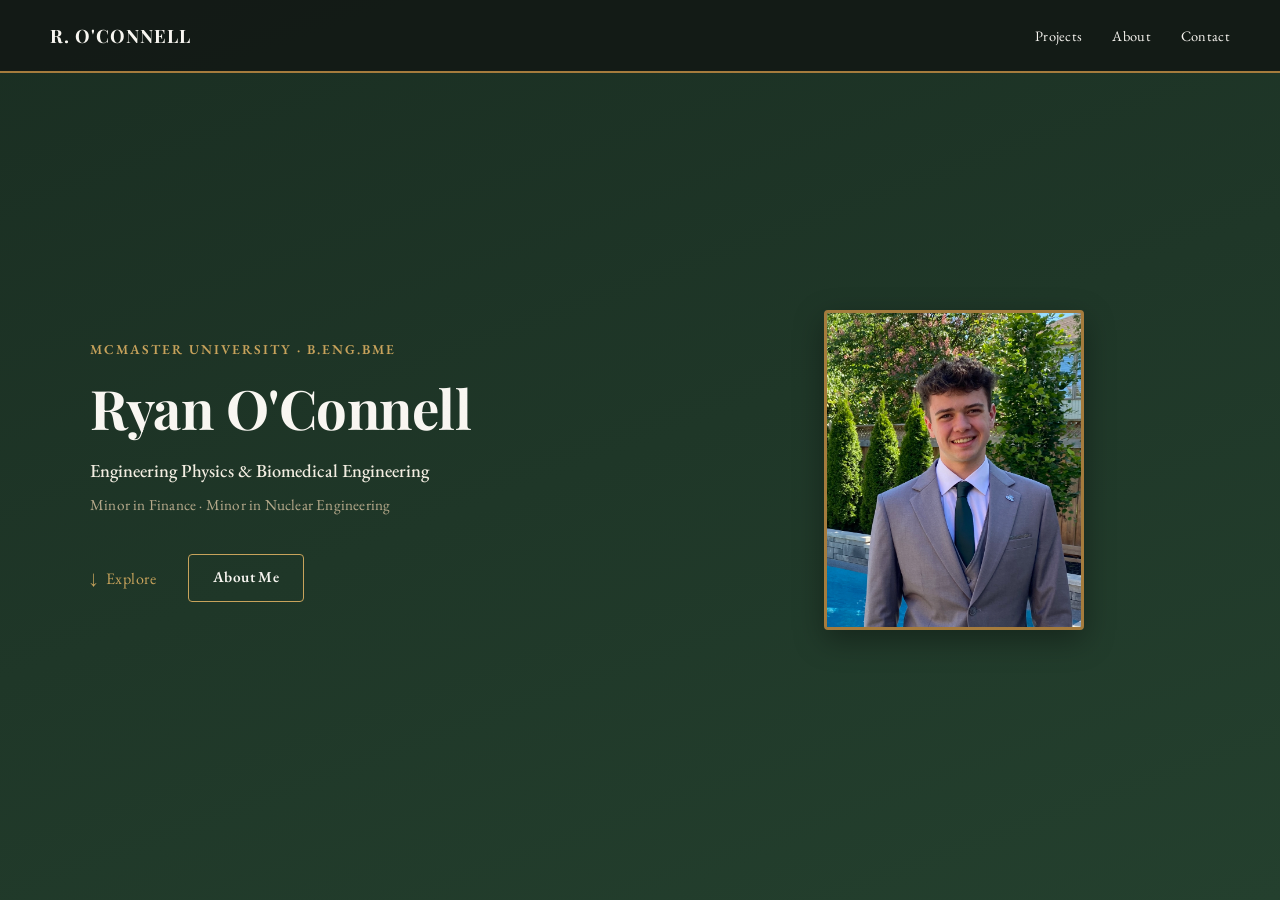
<file: index.html>
<!DOCTYPE html>
<html lang="en">
<head>
  
<!-- Google tag (gtag.js) -->
<script async src="https://www.googletagmanager.com/gtag/js?id=G-TT5BDQSCBV"></script>
<script>
  window.dataLayer = window.dataLayer || [];
  function gtag(){dataLayer.push(arguments);}
  gtag('js', new Date());

  gtag('config', 'G-TT5BDQSCBV');
</script>

<meta charset="UTF-8">
<meta name="viewport" content="width=device-width, initial-scale=1.0">
<title>Ryan O'Connell | Portfolio</title>
<link rel="stylesheet" href="style.css">
<link href="https://fonts.googleapis.com/css2?family=Playfair+Display:wght@600;700&family=EB+Garamond:wght@400;500;600&display=swap" rel="stylesheet">
</head>
<body class="landing">

<div class="scroll-container">

<nav class="navbar">
  <a href="index.html" class="logo">R. O'CONNELL</a>
  <ul class="nav-links">
    <!-- <li><a href="index.html#timeline">Timeline</a></li> -->
    <li><a href="index.html#projects">Projects</a></li>
    <!-- <li><a href="index.html#skills">Skills</a></li> 
    <li><a href="index.html#coursework">Coursework</a></li> -->
    <li><a href="about.html">About</a></li>
    <li><a href="index.html#contact">Contact</a></li>
  </ul>
</nav>

<section id="hero" class="snap-section hero">
  <div class="hero-grid">
    <div class="hero-text">
      <p class="eyebrow">McMaster University &middot B.ENG.BME</p>
      <h1>Ryan O'Connell</h1>
      <p class="program-line">Engineering Physics &amp; Biomedical Engineering</p>
      <p class="minors-line">Minor in Finance &middot; Minor in Nuclear Engineering</p>
      <div class="hero-buttons">
        <a href="#timeline" class="scroll-cue"><span class="arrow">&#8595;</span> Explore</a>
        <a href="about.html" class="about-btn">About Me</a>
      </div>
    </div>
    <div class="hero-photo">
      <div class="photo-frame">
        <img src="assets/profile.jpg" alt="Ryan O'Connell" onerror="this.style.display='none'; this.parentElement.classList.add('empty')">
      </div>
    </div>
  </div>
</section>

<section id="timeline" class="snap-section timeline-section">
  <h2 class="section-heading">Timeline</h2>
  <p class="timeline-hint">Click a dot to see more detail.</p>
  <div class="timeline-horizontal">
    <div class="timeline-track">
      <div class="timeline-line"></div>
      <div class="timeline-item top" style="--delay: 0.0s">
        <button class="timeline-dot" aria-label="Referee"></button>
        <div class="timeline-body">
          <span class="timeline-date">2019</span>
          <h3>Referee</h3>
          <span class="timeline-org">Canada Soccer</span>
        </div>
        <div class="timeline-detail-box">
          <h4>Referee</h4>
          <span class="detail-org">Canada Soccer</span>
          <p>Officiated youth and competitive soccer matches, certified through Canada Soccer's referee program.</p>
        </div>
      </div>
      <div class="timeline-item bottom" style="--delay: 0.12s">
        <button class="timeline-dot" aria-label="Position Title"></button>
        <div class="timeline-body">
          <span class="timeline-date">Sept 2024</span>
          <h3>Integrated Biomedical Engineering and Health Sciences I</h3>
          <span class="timeline-org">McMaster University</span>
        </div>
      <div class="timeline-detail-box">
        <h4>Integrated Biomedical Engineering and Health Sciences I</h4>
        <span class="detail-org">McMaster University</span>
        <p>Started at McMaster University to pursue an engineering degree.</p>
      </div>
      </div>
      <div class="timeline-item top" style="--delay: 0.24s">
        <button class="timeline-dot" aria-label="Research Assistant"></button>
        <div class="timeline-body">
          <span class="timeline-date">Apr 2025 &ndash; Apr 2026</span>
          <h3>Research Assistant</h3>
          <span class="timeline-org">Immunology Lab, Dr. Derek Chu, McMaster University</span>
        </div>
        <div class="timeline-detail-box">
          <h4>Research Assistant</h4>
          <span class="detail-org">Immunology Lab, Dr. Derek Chu, McMaster University</span>
          <p>Extracted and analyzed variables from 1500+ patient records to support statistical analysis of oral food challenge outcomes; received the Evidence in Allergy scholarship.</p>
        </div>
      </div>
      <div class="timeline-item bottom" style="--delay: 0.36s">
        <button class="timeline-dot" aria-label="Research Student"></button>
        <div class="timeline-body">
          <span class="timeline-date">Oct 2025 &ndash; Jan 2026</span>
          <h3>Research Student</h3>
          <span class="timeline-org">Quantum Photonics &amp; Electro-optics, Bradley Research Group</span>
        </div>
        <div class="timeline-detail-box">
          <h4>Research Student</h4>
          <span class="detail-org">Quantum Photonics &amp; Electro-optics, Bradley Research Group</span>
          <p>Investigated nonlinear optical mechanisms in integrated photonic waveguide platforms and reviewed fabrication-ready chip layouts.</p>
        </div>
      </div>
      <div class="timeline-item top" style="--delay: 0.48s">
        <button class="timeline-dot" aria-label="Fuel Channel &amp; Reactor Component Design Engineer &ndash; Intern"></button>
        <div class="timeline-body">
          <span class="timeline-date">May 2026 &ndash; Aug 2026</span>
          <h3>Fuel Channel &amp; Reactor Component Design Engineer &ndash; Intern</h3>
          <span class="timeline-org">CANDU Energy Inc. &ndash; AtkinsR&eacute;alis</span>
        </div>
        <div class="timeline-detail-box">
          <h4>Fuel Channel &amp; Reactor Component Design Engineer &ndash; Intern</h4>
          <span class="detail-org">CANDU Energy Inc. &ndash; AtkinsR&eacute;alis</span>
          <p>Modelled reactor tools and assemblies in SolidWorks for a $3B nuclear refurbishment project in Romania; prepared component specification sheets and technical documentation.</p>
        </div>
      </div>
    </div>
  </div>
</section>

<section id="projects" class="snap-section projects-section">
  <h2 class="section-heading">Projects</h2>
  <div class="project-grid" id="project-grid"></div>
</section>

<section id="skills" class="snap-section skills-section">
  <h2 class="section-heading">Skills</h2>
  <div class="skills-grid">
    <div class="skills-col">
      <h3 class="subsection-heading">Programming &amp; Data</h3>
      <ul class="skills-list">
        <li>Python &middot; MATLAB &middot; Maple</li>
        <!-- <li>C / C++ / Java / Lua (familiar)</li> -->
        <li>Raspberry Pi &middot; Excel &middot; Microsoft Office</li>
      </ul>
    </div>
    <div class="skills-col">
      <h3 class="subsection-heading">Computational Modeling</h3>
      <ul class="skills-list">
        <li>COMSOL Multiphysics &middot; FlexPDE</li>
        <li>SolidWorks &middot; Autodesk Inventor</li>
        <li>NI Multisim &middot; Numerical ODE/PDE methods</li>
      </ul>
    </div>
    <div class="skills-col">
      <h3 class="subsection-heading">Lab &amp; Research</h3>
      <ul class="skills-list">
        <li>PCR/qPCR &middot; Gel Electrophoresis</li>
        <li>Dataset validation &middot; Statistical summarization</li>
        <li>Signal analysis &middot; Feedback control</li>
      </ul>
    </div>
  </div>
</section>

<section id="coursework" class="snap-section coursework-section">
  <h2 class="section-heading">Coursework</h2>

  <div class="coursework-group">
    <h3 class="subsection-heading">Core Technical</h3>
    <ul class="coursework-list">
      <li>Computational Mechanics (Statics & Dynamics)</li>
      <li>Quantum Mechanics</li>
      <li>Multiphysics</li>
      <li>Electromagnetism</li>
      <li>Analog/Digital Circuits</li>
      <li>Numerical Methods for Engineering</li>
    </ul>
  </div>

  <div class="coursework-group">
    <h3 class="subsection-heading">Applied &amp; Complementary</h3>
    <ul class="coursework-list">
      <li>Genetic Engineering</li>
      <li>Statistical Methods in Biomedical Engineering</li>
      <li>Artificial Intelligence</li>
      <li>Microeconomics</li>
      <li>Macroeconomics</li>
    </ul>
  </div>
</section>

<section id="contact" class="snap-section contact-section">
  <h2 class="section-heading">Contact</h2>
  <ul class="contact-list">
    <li>Email: <a href="mailto:oconner@mcmaster.ca">oconner@mcmaster.ca</a></li>
    <li>LinkedIn: <a href="https://www.linkedin.com/in/ryangoconnell" target="_blank">linkedin.com/in/ryangoconnell</a></li>
  </ul>
  <footer><p>&copy; 2026 Ryan O'Connell.</p></footer>
</section>

</div>

<script src="data/projects.js"></script>
<script src="script.js"></script>
</body>
</html>
</file>
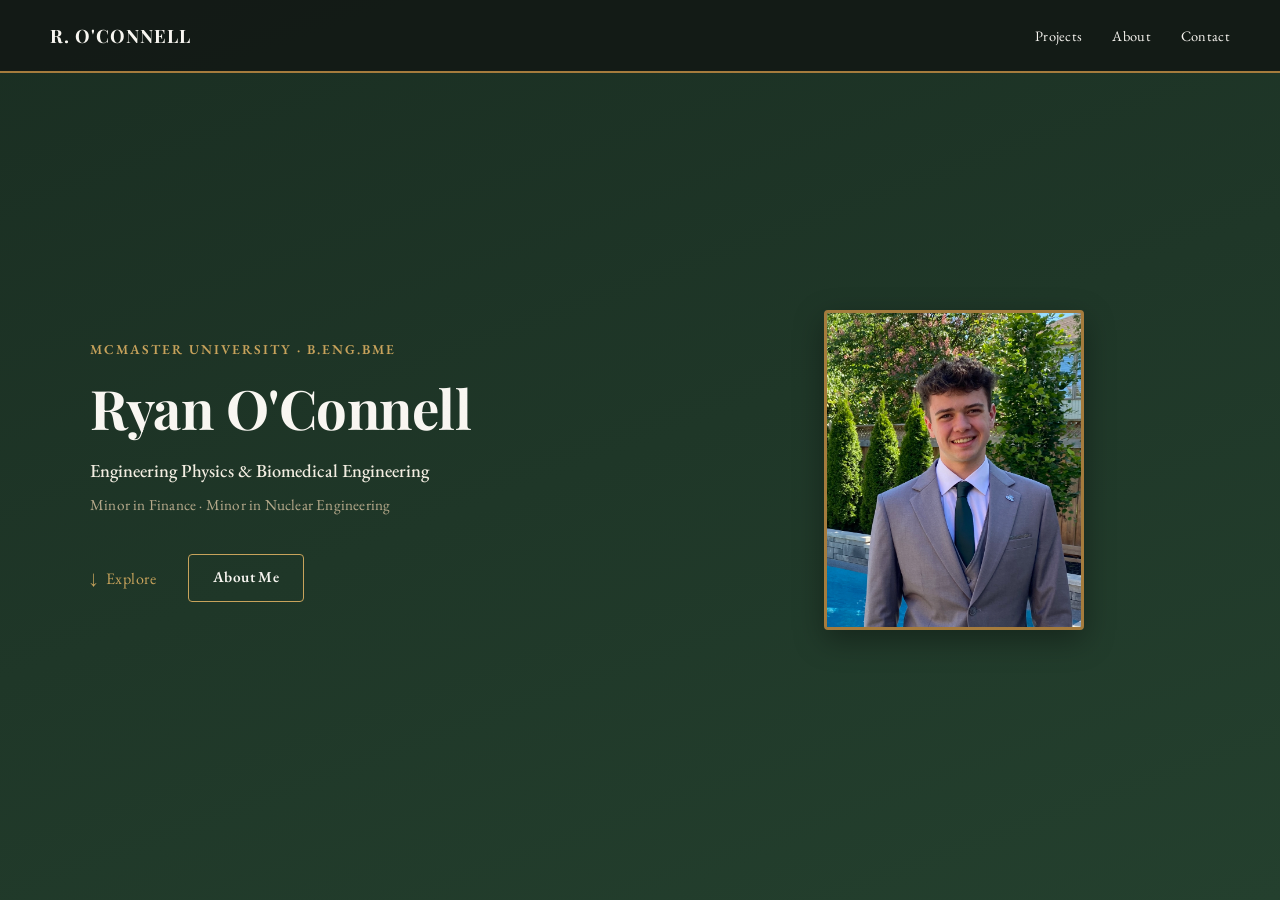
<file: portfolio_v6_v4/index.html>
<!DOCTYPE html>
<html lang="en">
<head>
<meta charset="UTF-8">
<meta name="viewport" content="width=device-width, initial-scale=1.0">
<title>Ryan O'Connell | Portfolio</title>
<link rel="stylesheet" href="style.css">
<link href="https://fonts.googleapis.com/css2?family=Playfair+Display:wght@600;700&family=EB+Garamond:wght@400;500;600&display=swap" rel="stylesheet">
</head>
<body class="landing">

<div class="scroll-container">

<nav class="navbar">
  <a href="index.html" class="logo">R. O'CONNELL</a>
  <ul class="nav-links">
    <!-- <li><a href="index.html#timeline">Timeline</a></li> -->
    <li><a href="index.html#projects">Projects</a></li>
    <!-- <li><a href="index.html#skills">Skills</a></li> 
    <li><a href="index.html#coursework">Coursework</a></li> -->
    <li><a href="about.html">About</a></li>
    <li><a href="index.html#contact">Contact</a></li>
  </ul>
</nav>

<section id="hero" class="snap-section hero">
  <div class="hero-grid">
    <div class="hero-text">
      <p class="eyebrow">McMaster University &middot B.ENG.BME</p>
      <h1>Ryan O'Connell</h1>
      <p class="program-line">Engineering Physics &amp; Biomedical Engineering</p>
      <p class="minors-line">Minor in Finance &middot; Minor in Nuclear Engineering</p>
      <div class="hero-buttons">
        <a href="#timeline" class="scroll-cue"><span class="arrow">&#8595;</span> Explore</a>
        <a href="about.html" class="about-btn">About Me</a>
      </div>
    </div>
    <div class="hero-photo">
      <div class="photo-frame">
        <img src="assets/profile.jpg" alt="Ryan O'Connell" onerror="this.style.display='none'; this.parentElement.classList.add('empty')">
      </div>
    </div>
  </div>
</section>

<section id="timeline" class="snap-section timeline-section">
  <h2 class="section-heading">Timeline</h2>
  <p class="timeline-hint">Click a dot to see more detail.</p>
  <div class="timeline-horizontal">
    <div class="timeline-track">
      <div class="timeline-line"></div>
      <div class="timeline-item top" style="--delay: 0.0s">
        <button class="timeline-dot" aria-label="Referee"></button>
        <div class="timeline-body">
          <span class="timeline-date">2019</span>
          <h3>Referee</h3>
          <span class="timeline-org">Canada Soccer</span>
        </div>
        <div class="timeline-detail-box">
          <h4>Referee</h4>
          <span class="detail-org">Canada Soccer</span>
          <p>Officiated youth and competitive soccer matches, certified through Canada Soccer's referee program.</p>
        </div>
      </div>
      <div class="timeline-item bottom" style="--delay: 0.12s">
        <button class="timeline-dot" aria-label="Position Title"></button>
        <div class="timeline-body">
          <span class="timeline-date">Sept 2024</span>
          <h3>Integrated Biomedical Engineering and Health Sciences I</h3>
          <span class="timeline-org">McMaster University</span>
        </div>
      <div class="timeline-detail-box">
        <h4>Integrated Biomedical Engineering and Health Sciences I</h4>
        <span class="detail-org">McMaster University</span>
        <p>Started at McMaster University to pursue an engineering degree.</p>
      </div>
      </div>
      <div class="timeline-item top" style="--delay: 0.24s">
        <button class="timeline-dot" aria-label="Research Assistant"></button>
        <div class="timeline-body">
          <span class="timeline-date">Apr 2025 &ndash; Apr 2026</span>
          <h3>Research Assistant</h3>
          <span class="timeline-org">Immunology Lab, Dr. Derek Chu, McMaster University</span>
        </div>
        <div class="timeline-detail-box">
          <h4>Research Assistant</h4>
          <span class="detail-org">Immunology Lab, Dr. Derek Chu, McMaster University</span>
          <p>Extracted and analyzed variables from 1500+ patient records to support statistical analysis of oral food challenge outcomes; received the Evidence in Allergy scholarship.</p>
        </div>
      </div>
      <div class="timeline-item bottom" style="--delay: 0.36s">
        <button class="timeline-dot" aria-label="Research Student"></button>
        <div class="timeline-body">
          <span class="timeline-date">Oct 2025 &ndash; Jan 2026</span>
          <h3>Research Student</h3>
          <span class="timeline-org">Quantum Photonics &amp; Electro-optics, Bradley Research Group</span>
        </div>
        <div class="timeline-detail-box">
          <h4>Research Student</h4>
          <span class="detail-org">Quantum Photonics &amp; Electro-optics, Bradley Research Group</span>
          <p>Investigated nonlinear optical mechanisms in integrated photonic waveguide platforms and reviewed fabrication-ready chip layouts.</p>
        </div>
      </div>
      <div class="timeline-item top" style="--delay: 0.48s">
        <button class="timeline-dot" aria-label="Fuel Channel &amp; Reactor Component Design Engineer &ndash; Intern"></button>
        <div class="timeline-body">
          <span class="timeline-date">May 2026 &ndash; Aug 2026</span>
          <h3>Fuel Channel &amp; Reactor Component Design Engineer &ndash; Intern</h3>
          <span class="timeline-org">CANDU Energy Inc. &ndash; AtkinsR&eacute;alis</span>
        </div>
        <div class="timeline-detail-box">
          <h4>Fuel Channel &amp; Reactor Component Design Engineer &ndash; Intern</h4>
          <span class="detail-org">CANDU Energy Inc. &ndash; AtkinsR&eacute;alis</span>
          <p>Modelled reactor tools and assemblies in SolidWorks for a $3B nuclear refurbishment project in Romania; prepared component specification sheets and technical documentation.</p>
        </div>
      </div>
    </div>
  </div>
</section>

<section id="projects" class="snap-section projects-section">
  <h2 class="section-heading">Projects</h2>
  <div class="project-grid" id="project-grid"></div>
</section>

<section id="skills" class="snap-section skills-section">
  <h2 class="section-heading">Skills</h2>
  <div class="skills-grid">
    <div class="skills-col">
      <h3 class="subsection-heading">Programming &amp; Data</h3>
      <ul class="skills-list">
        <li>Python &middot; MATLAB &middot; Maple</li>
        <!-- <li>C / C++ / Java / Lua (familiar)</li> -->
        <li>Raspberry Pi &middot; Excel &middot; Microsoft Office</li>
      </ul>
    </div>
    <div class="skills-col">
      <h3 class="subsection-heading">Computational Modeling</h3>
      <ul class="skills-list">
        <li>COMSOL Multiphysics &middot; FlexPDE</li>
        <li>SolidWorks &middot; Autodesk Inventor</li>
        <li>NI Multisim &middot; Numerical ODE/PDE methods</li>
      </ul>
    </div>
    <div class="skills-col">
      <h3 class="subsection-heading">Lab &amp; Research</h3>
      <ul class="skills-list">
        <li>PCR/qPCR &middot; Gel Electrophoresis</li>
        <li>Dataset validation &middot; Statistical summarization</li>
        <li>Signal analysis &middot; Feedback control</li>
      </ul>
    </div>
  </div>
</section>

<section id="coursework" class="snap-section coursework-section">
  <h2 class="section-heading">Coursework</h2>

  <div class="coursework-group">
    <h3 class="subsection-heading">Core Technical</h3>
    <ul class="coursework-list">
      <li>Computational Mechanics (Statics & Dynamics)</li>
      <li>Quantum Mechanics</li>
      <li>Multiphysics</li>
      <li>Electromagnetism</li>
      <li>Analog/Digital Circuits</li>
      <li>Numerical Methods for Engineering</li>
    </ul>
  </div>

  <div class="coursework-group">
    <h3 class="subsection-heading">Applied &amp; Complementary</h3>
    <ul class="coursework-list">
      <li>Genetic Engineering</li>
      <li>Statistical Methods in Biomedical Engineering</li>
      <li>Artificial Intelligence</li>
      <li>Microeconomics</li>
      <li>Macroeconomics</li>
    </ul>
  </div>
</section>

<section id="contact" class="snap-section contact-section">
  <h2 class="section-heading">Contact</h2>
  <ul class="contact-list">
    <li>Email: <a href="mailto:oconner@mcmaster.ca">oconner@mcmaster.ca</a></li>
    <li>LinkedIn: <a href="https://www.linkedin.com/in/ryangoconnell" target="_blank">linkedin.com/in/ryangoconnell</a></li>
  </ul>
  <footer><p>&copy; 2026 Ryan O'Connell.</p></footer>
</section>

</div>

<script src="data/projects.js"></script>
<script src="script.js"></script>
</body>
</html>
</file>
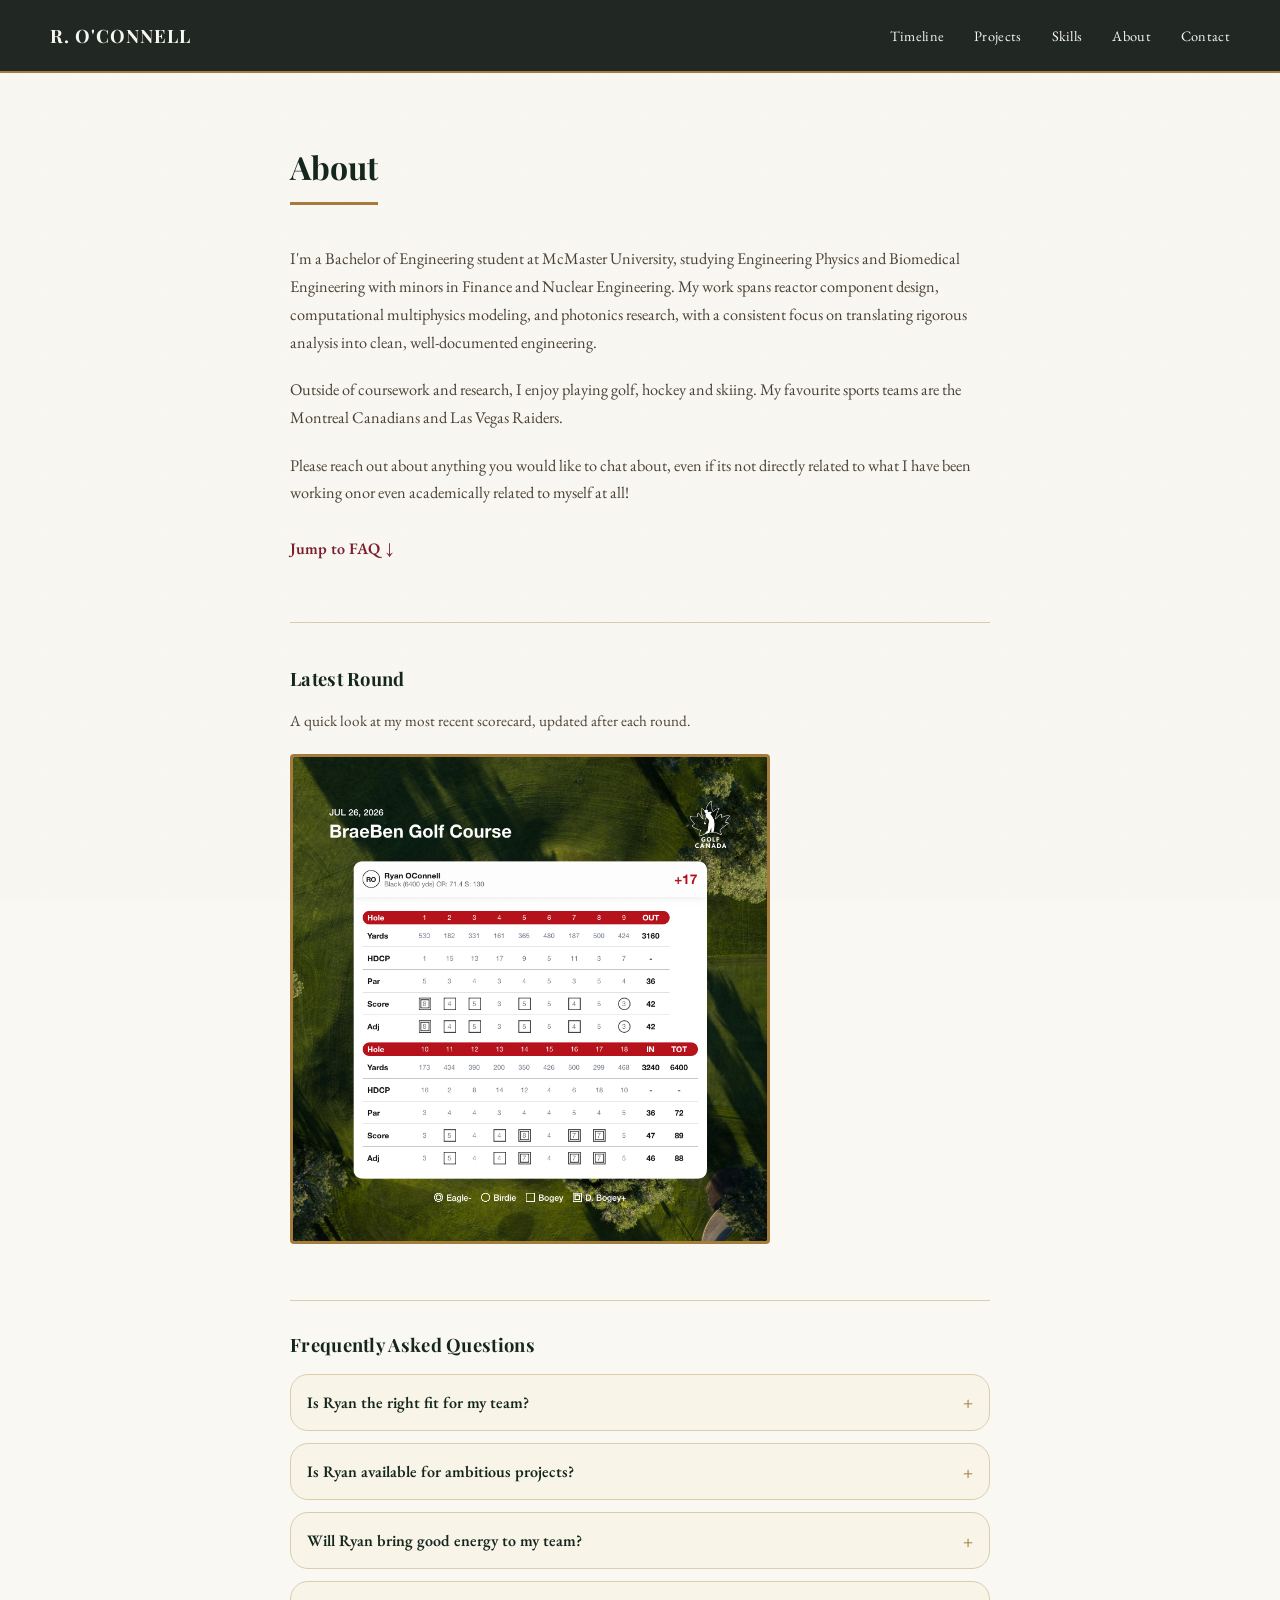
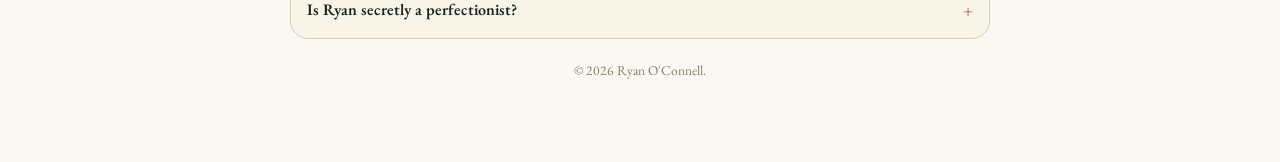
<file: portfolio_v6_v4/about.html>
<!DOCTYPE html>
<html lang="en">
<head>
<meta charset="UTF-8">
<meta name="viewport" content="width=device-width, initial-scale=1.0">
<title>About | Ryan O'Connell</title>
<link rel="stylesheet" href="style.css">
<link href="https://fonts.googleapis.com/css2?family=Playfair+Display:wght@600;700&family=EB+Garamond:wght@400;500;600&display=swap" rel="stylesheet">
</head>
<body>

<nav class="navbar">
  <a href="index.html" class="logo">R. O'CONNELL</a>
  <ul class="nav-links">
    <li><a href="index.html#timeline">Timeline</a></li>
    <li><a href="index.html#projects">Projects</a></li>
    <li><a href="index.html#skills">Skills</a></li>
    <li><a href="about.html">About</a></li>
    <li><a href="index.html#contact">Contact</a></li>
  </ul>
</nav>

<section class="about-page">
  <h2 class="section-heading">About</h2>
  <div class="about-inner">
    <p>I'm a Bachelor of Engineering student at McMaster University, studying Engineering Physics
    and Biomedical Engineering with minors in Finance and Nuclear Engineering. My work spans
    reactor component design, computational multiphysics modeling, and photonics research, with a
    consistent focus on translating rigorous analysis into clean, well-documented engineering.</p>
    <p>Outside of coursework and research, I enjoy playing golf, hockey and skiing. My favourite sports teams are the Montreal Canadians and Las Vegas Raiders.</p>
    <p> Please reach out about anything you would like to chat about, even if its not directly related to what I have been working onor even academically related to myself at all!</p>
    <a href="#faq-section" class="faq-link">Jump to FAQ <span aria-hidden="true">↓</span></a>
  </div>

  <div class="golf-section">
    <h3 class="subsection-heading">Latest Round</h3>
    <p class="golf-caption">A quick look at my most recent scorecard, updated after each round.</p>
    <div class="golf-frame">
      <img src="assets/golf-scorecard.png" alt="Latest golf scorecard" onerror="this.style.display='none'; this.parentElement.classList.add('empty')">
    </div>
  </div>

  <div id="faq-section" class="faq-section">
    <h3 class="subsection-heading">Frequently Asked Questions</h3>
    <div class="faq-list">
      <details class="faq-item">
        <summary>Is Ryan the right fit for my team?</summary>
        <p>Yes.</p>
      </details>
      <details class="faq-item">
        <summary>Is Ryan available for ambitious projects?</summary>
        <p>Absolutely. He is very enthusiastic about ideas that sound important, vaguely technical, and slightly overbuilt.</p>
      </details>
      <details class="faq-item">
        <summary>Will Ryan bring good energy to my team?</summary>
        <p>He will bring energy, curiosity, euphemisms, and jokes best appreciated by their author.</p>
      </details>
      <details class="faq-item">
        <summary>Is Ryan secretly a perfectionist?</summary>
        <p>Maybe if you exclude the bulk of his Teams messages that get sent with an accidental '/'.</p>
      </details>
    </div>
  </div>

  <footer><p>&copy; 2026 Ryan O'Connell.</p></footer>
</section>

</body>
</html>
</file>
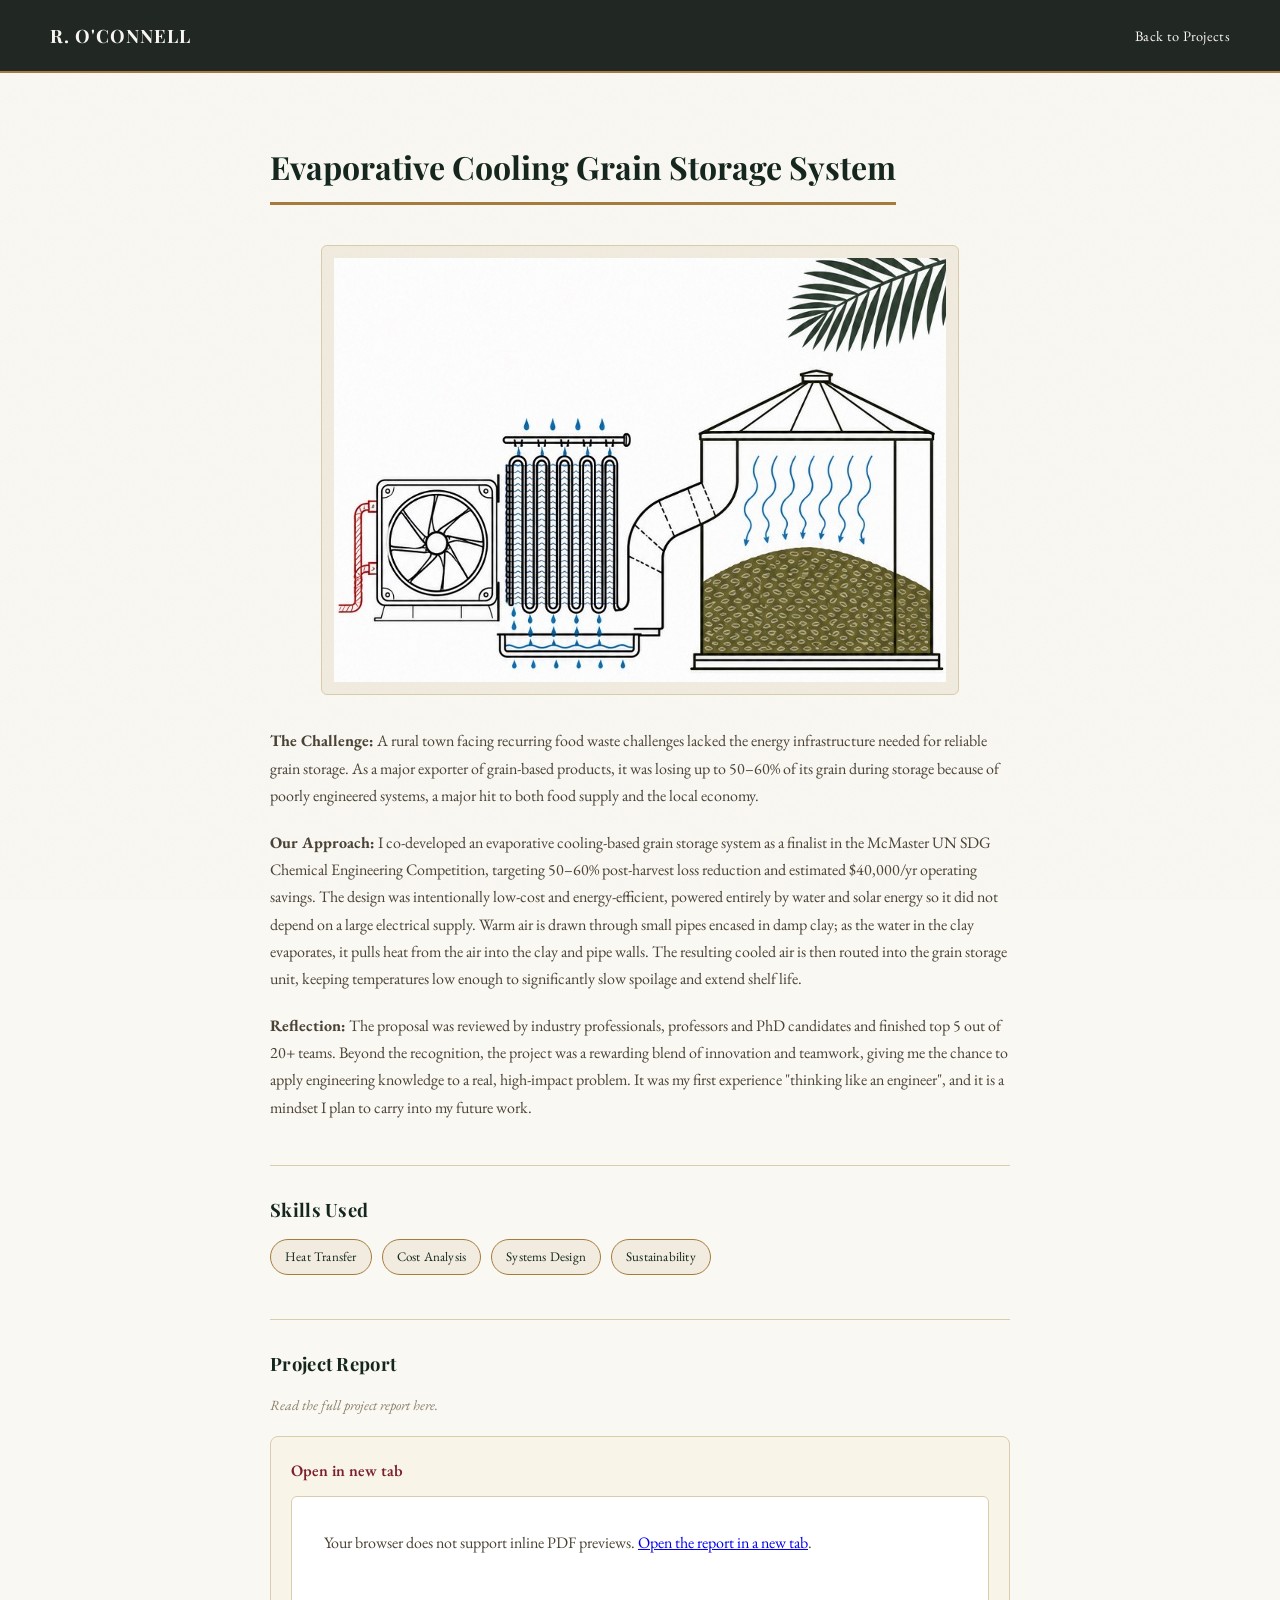
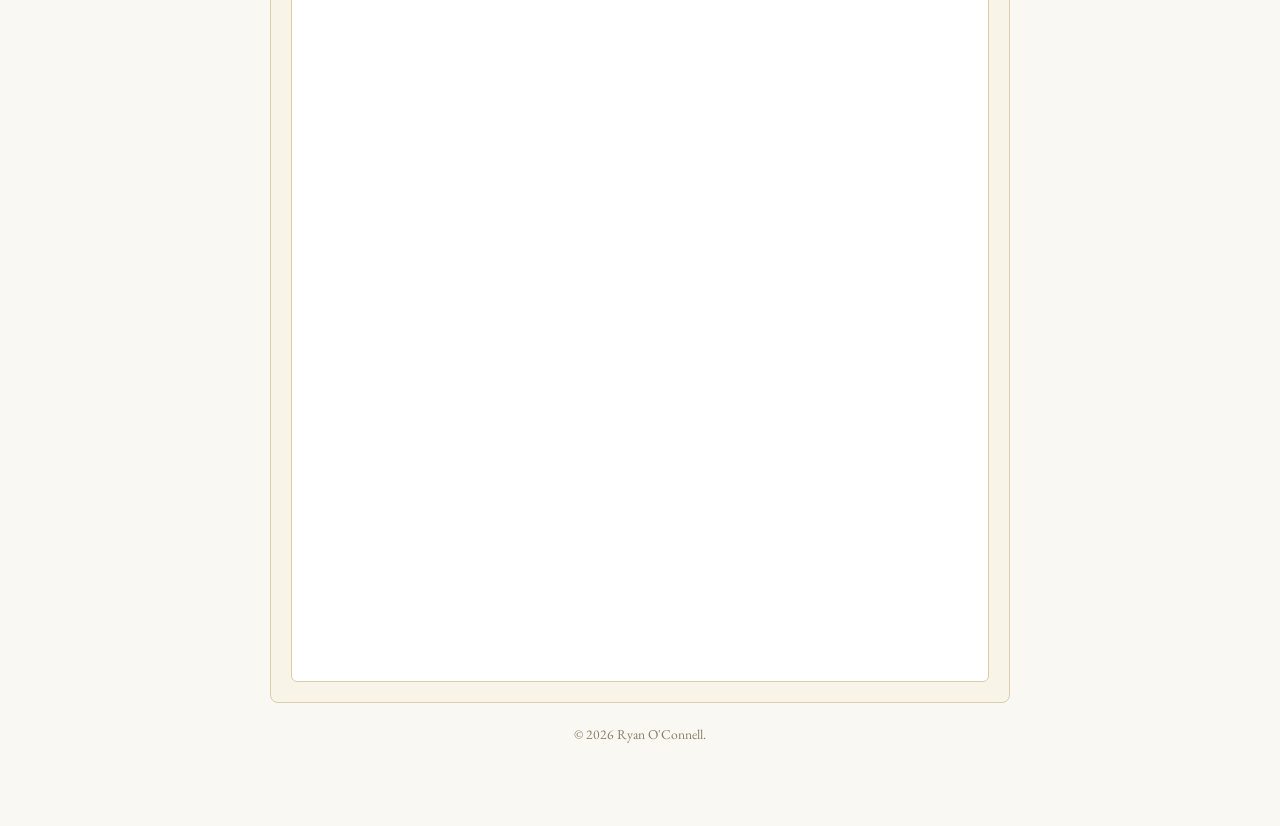
<file: projects/grain-storage.html>
<!DOCTYPE html>
<html lang="en">
<head>
  
<!-- Google tag (gtag.js) -->
<script async src="https://www.googletagmanager.com/gtag/js?id=G-TT5BDQSCBV"></script>
<script>
  window.dataLayer = window.dataLayer || [];
  function gtag(){dataLayer.push(arguments);}
  gtag('js', new Date());

  gtag('config', 'G-TT5BDQSCBV');
</script>

<meta charset="UTF-8">
<meta name="viewport" content="width=device-width, initial-scale=1.0">
<title>Evaporative Cooling Grain Storage System | Ryan O'Connell</title>
<link rel="stylesheet" href="../style.css">
<link href="https://fonts.googleapis.com/css2?family=Playfair+Display:wght@600;700&family=EB+Garamond:wght@400;500;600&display=swap" rel="stylesheet">
</head>
<body>

<nav class="navbar">
  <a href="../index.html" class="logo">R. O'CONNELL</a>
  <ul class="nav-links">
    <li><a href="../index.html#projects">Back to Projects</a></li>
  </ul>
</nav>

<section class="project-detail">
  <h2 class="section-heading">Evaporative Cooling Grain Storage System</h2>

  <div class="project-preview-frame">
    <img src="../assets/projects/grain_proj/grain-storage.jpg" alt="Evaporative Cooling Grain Storage System preview" onerror="this.style.display='none'; this.parentElement.classList.add('empty')">
  </div>

  <div class="project-detail-inner">
    <p><strong>The Challenge:</strong> A rural town facing recurring food waste challenges lacked the energy infrastructure needed for reliable grain storage. As a major exporter of grain-based products, it was losing up to 50&ndash;60% of its grain during storage because of poorly engineered systems, a major hit to both food supply and the local economy.</p>
    <p><strong>Our Approach:</strong> I co-developed an evaporative cooling-based grain storage system as a finalist in the McMaster UN SDG Chemical Engineering Competition, targeting 50&ndash;60% post-harvest loss reduction and estimated $40,000/yr operating savings. The design was intentionally low-cost and energy-efficient, powered entirely by water and solar energy so it did not depend on a large electrical supply. Warm air is drawn through small pipes encased in damp clay; as the water in the clay evaporates, it pulls heat from the air into the clay and pipe walls. The resulting cooled air is then routed into the grain storage unit, keeping temperatures low enough to significantly slow spoilage and extend shelf life.</p>
    <p><strong>Reflection:</strong> The proposal was reviewed by industry professionals, professors and PhD candidates and finished top 5 out of 20+ teams. Beyond the recognition, the project was a rewarding blend of innovation and teamwork, giving me the chance to apply engineering knowledge to a real, high-impact problem. It was my first experience "thinking like an engineer", and it is a mindset I plan to carry into my future work.</p>
  </div>

  <div class="project-skills">
    <h3 class="subsection-heading">Skills Used</h3>
    <div class="skills-tags"><span class="skill-tag">Heat Transfer</span><span class="skill-tag">Cost Analysis</span><span class="skill-tag">Systems Design</span><span class="skill-tag">Sustainability</span></div>
  </div>

  <div class="project-report">
    <h3 class="subsection-heading">Project Report</h3>
    <p class="media-hint">Read the full project report here.</p>
    <div class="report-card">
      <div class="report-actions">
        <a href="../assets/projects/grain_proj/grainstorage_report.pdf#page=1" class="report-link" target="_blank" rel="noopener noreferrer">Open in new tab</a>
      </div>
      <div class="report-viewer">
        <object id="report-object" class="report-iframe" data="../assets/projects/grain_proj/grainstorage_report.pdf#page=1" type="application/pdf" title="Grain storage project report">
          <p class="report-fallback">Your browser does not support inline PDF previews. <a href="../assets/projects/grain_proj/grainstorage_report.pdf#page=1" target="_blank" rel="noopener noreferrer">Open the report in a new tab</a>.</p>
        </object>
      </div>
    </div>
  </div>

  <footer><p>&copy; 2026 Ryan O'Connell.</p></footer>
</section>

<script>
  const reportPdfUrl = '../assets/projects/grain_proj/grainstorage_report.pdf';
  const startingPage = 1;
  const reportLink = document.querySelector('.report-link');
  const reportObject = document.getElementById('report-object');
  const pageUrl = `${reportPdfUrl}#page=${startingPage}`;

  reportLink.href = pageUrl;
  if (reportObject) {
    reportObject.data = pageUrl;
  }
</script>
</body>
</html>
</file>
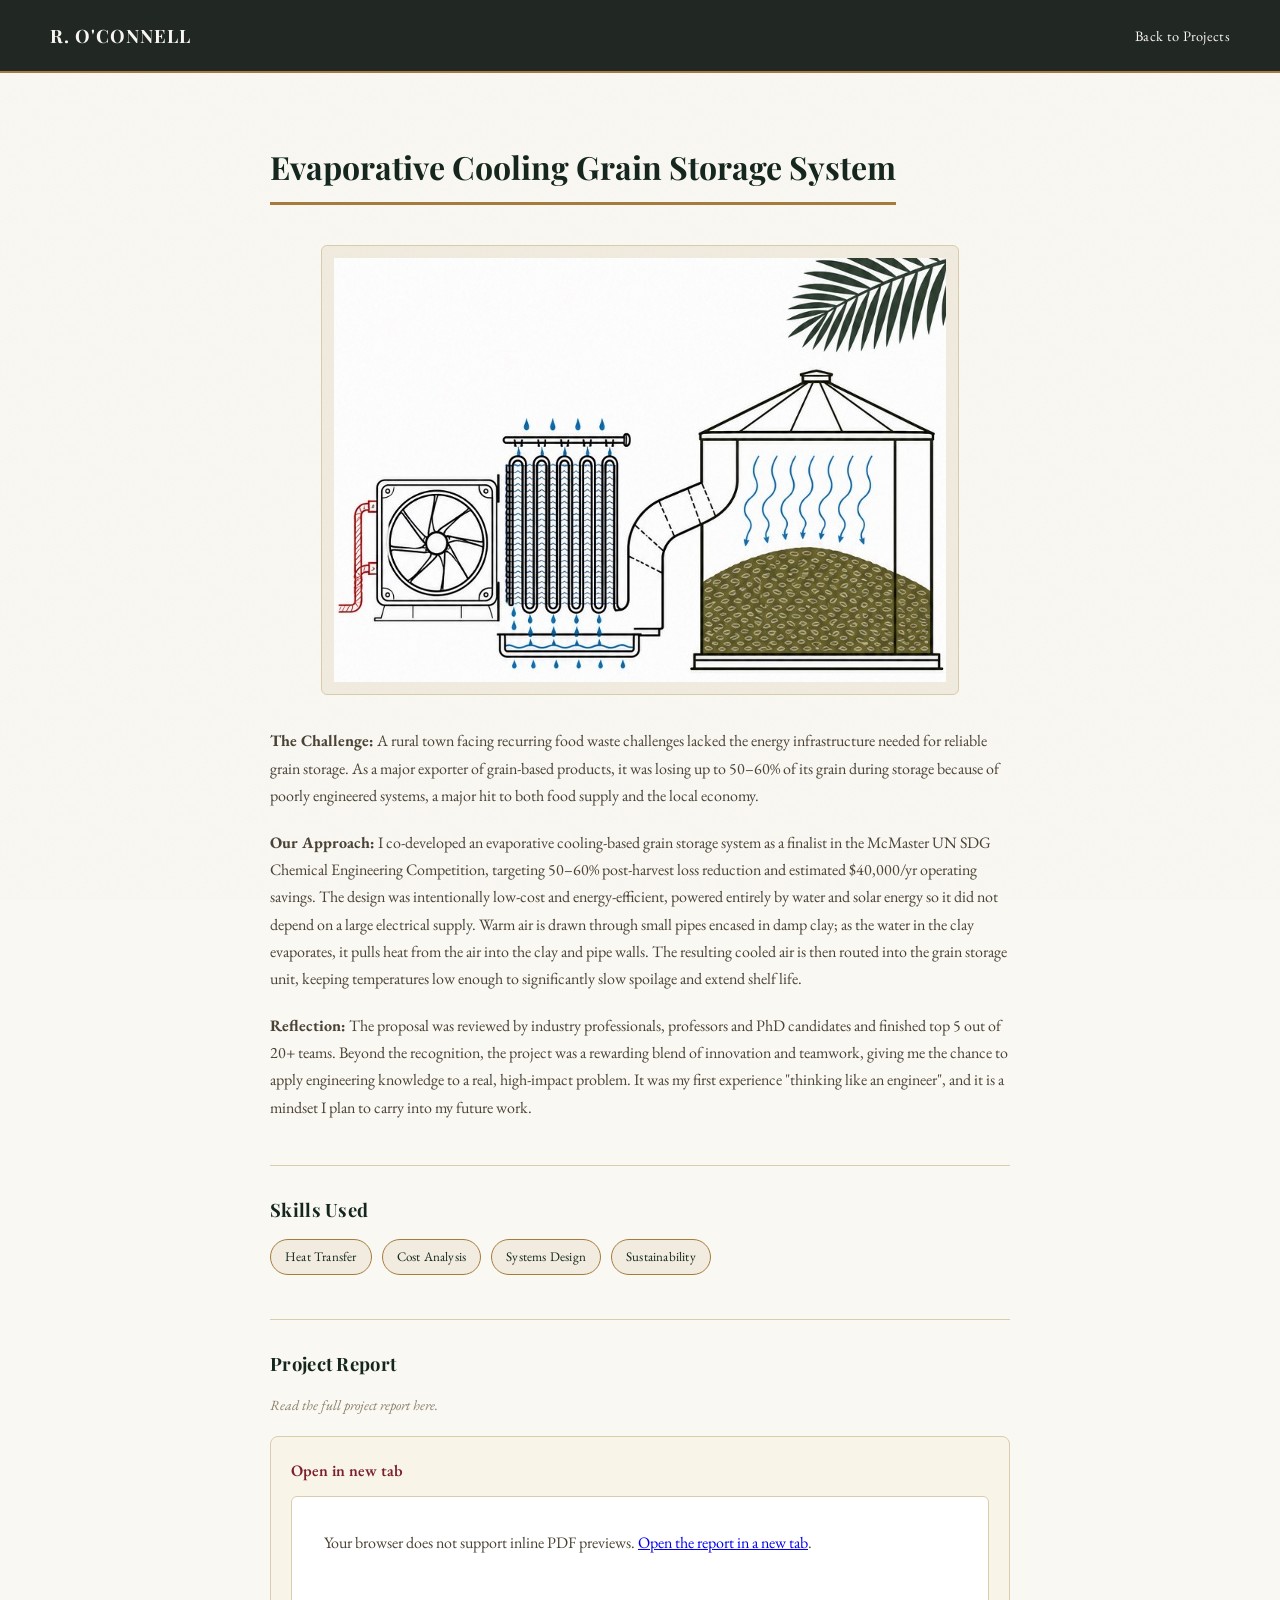
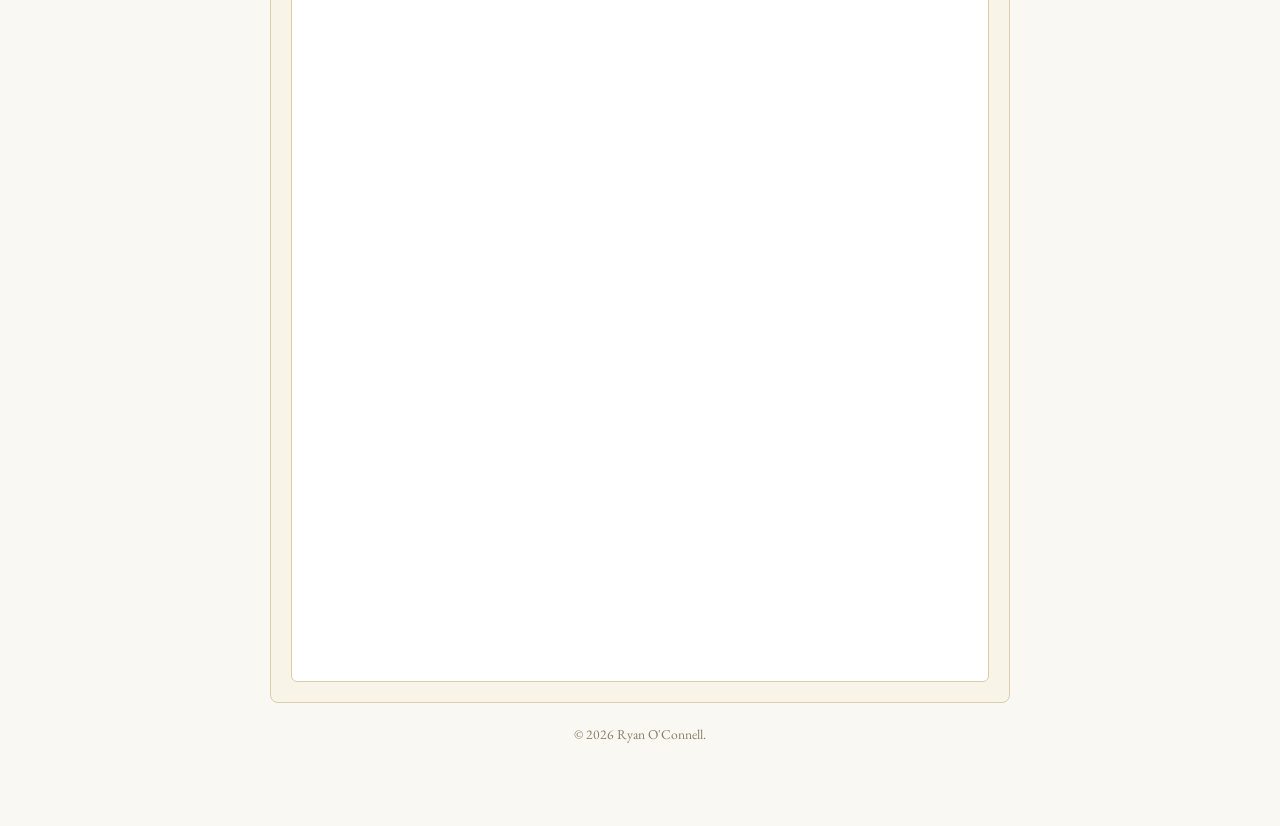
<file: portfolio_v6_v4/projects/grain-storage.html>
<!DOCTYPE html>
<html lang="en">
<head>
<meta charset="UTF-8">
<meta name="viewport" content="width=device-width, initial-scale=1.0">
<title>Evaporative Cooling Grain Storage System | Ryan O'Connell</title>
<link rel="stylesheet" href="../style.css">
<link href="https://fonts.googleapis.com/css2?family=Playfair+Display:wght@600;700&family=EB+Garamond:wght@400;500;600&display=swap" rel="stylesheet">
</head>
<body>

<nav class="navbar">
  <a href="../index.html" class="logo">R. O'CONNELL</a>
  <ul class="nav-links">
    <li><a href="../index.html#projects">Back to Projects</a></li>
  </ul>
</nav>

<section class="project-detail">
  <h2 class="section-heading">Evaporative Cooling Grain Storage System</h2>

  <div class="project-preview-frame">
    <img src="../assets/projects/grain_proj/grain-storage.jpg" alt="Evaporative Cooling Grain Storage System preview" onerror="this.style.display='none'; this.parentElement.classList.add('empty')">
  </div>

  <div class="project-detail-inner">
    <p><strong>The Challenge:</strong> A rural town facing recurring food waste challenges lacked the energy infrastructure needed for reliable grain storage. As a major exporter of grain-based products, it was losing up to 50&ndash;60% of its grain during storage because of poorly engineered systems, a major hit to both food supply and the local economy.</p>
    <p><strong>Our Approach:</strong> I co-developed an evaporative cooling-based grain storage system as a finalist in the McMaster UN SDG Chemical Engineering Competition, targeting 50&ndash;60% post-harvest loss reduction and estimated $40,000/yr operating savings. The design was intentionally low-cost and energy-efficient, powered entirely by water and solar energy so it did not depend on a large electrical supply. Warm air is drawn through small pipes encased in damp clay; as the water in the clay evaporates, it pulls heat from the air into the clay and pipe walls. The resulting cooled air is then routed into the grain storage unit, keeping temperatures low enough to significantly slow spoilage and extend shelf life.</p>
    <p><strong>Reflection:</strong> The proposal was reviewed by industry professionals, professors and PhD candidates and finished top 5 out of 20+ teams. Beyond the recognition, the project was a rewarding blend of innovation and teamwork, giving me the chance to apply engineering knowledge to a real, high-impact problem. It was my first experience "thinking like an engineer", and it is a mindset I plan to carry into my future work.</p>
  </div>

  <div class="project-skills">
    <h3 class="subsection-heading">Skills Used</h3>
    <div class="skills-tags"><span class="skill-tag">Heat Transfer</span><span class="skill-tag">Cost Analysis</span><span class="skill-tag">Systems Design</span><span class="skill-tag">Sustainability</span></div>
  </div>

  <div class="project-report">
    <h3 class="subsection-heading">Project Report</h3>
    <p class="media-hint">Read the full project report here.</p>
    <div class="report-card">
      <div class="report-actions">
        <a href="../assets/projects/grain_proj/grainstorage_report.pdf#page=1" class="report-link" target="_blank" rel="noopener noreferrer">Open in new tab</a>
      </div>
      <div class="report-viewer">
        <object id="report-object" class="report-iframe" data="../assets/projects/grain_proj/grainstorage_report.pdf#page=1" type="application/pdf" title="Grain storage project report">
          <p class="report-fallback">Your browser does not support inline PDF previews. <a href="../assets/projects/grain_proj/grainstorage_report.pdf#page=1" target="_blank" rel="noopener noreferrer">Open the report in a new tab</a>.</p>
        </object>
      </div>
    </div>
  </div>

  <footer><p>&copy; 2026 Ryan O'Connell.</p></footer>
</section>

<script>
  const reportPdfUrl = '../assets/projects/grain_proj/grainstorage_report.pdf';
  const startingPage = 1;
  const reportLink = document.querySelector('.report-link');
  const reportObject = document.getElementById('report-object');
  const pageUrl = `${reportPdfUrl}#page=${startingPage}`;

  reportLink.href = pageUrl;
  if (reportObject) {
    reportObject.data = pageUrl;
  }
</script>
</body>
</html>
</file>
<file: style.css>
* { margin: 0; padding: 0; box-sizing: border-box; }

html, body {
  font-family: 'EB Garamond', Georgia, serif;
  color: #2b2118;
  background: #faf8f3;
  line-height: 1.7;
  scroll-behavior: smooth;
  position: relative;
}

/* Subtle paper-grain texture, applied site-wide for a tactile, editorial feel */
body::before {
  content: "";
  position: fixed;
  top: 0; left: 0;
  width: 100%; height: 100%;
  pointer-events: none;
  z-index: 9999;
  opacity: 0.05;
  mix-blend-mode: multiply;
  background-image: url("data:image/svg+xml,%3Csvg xmlns='http://www.w3.org/2000/svg' width='120' height='120'%3E%3Cfilter id='n'%3E%3CfeTurbulence type='fractalNoise' baseFrequency='0.9' numOctaves='2' stitchTiles='stitch'/%3E%3C/filter%3E%3Crect width='100%25' height='100%25' filter='url(%23n)'/%3E%3C/svg%3E");
}

/* Lock body scroll only on the landing page (index.html), which uses .scroll-container for snap scrolling */
body.landing {
  overflow: hidden;
  height: 100%;
}

h1, h2, h3, h4, .logo { font-family: 'Playfair Display', Georgia, serif; }

.scroll-container {
  height: 100vh;
  overflow-y: scroll;
  scroll-snap-type: y proximity;
  scrollbar-width: none;
  -webkit-overflow-scrolling: touch;
}

.scroll-container::-webkit-scrollbar {
  display: none;
}

.snap-section {
  scroll-snap-align: start;
  scroll-snap-stop: always;
  min-height: 100vh;
  display: flex;
  flex-direction: column;
  justify-content: center;
  padding: 100px 60px 60px;
  will-change: transform;
}

.navbar {
  position: fixed;
  top: 0; left: 0; right: 0;
  display: flex;
  justify-content: space-between;
  align-items: center;
  padding: 20px 50px;
  background: rgba(20, 26, 22, 0.94);
  color: #faf8f3;
  z-index: 100;
  border-bottom: 2px solid #a67c3d;
}

.navbar .logo {
  font-weight: 700;
  font-size: 1.15rem;
  letter-spacing: 1px;
  color: #faf8f3;
  text-decoration: none;
}
.navbar .logo:hover { color: #c9a45c; }

.nav-links { list-style: none; display: flex; gap: 30px; }
.nav-links a {
  color: #faf8f3;
  text-decoration: none;
  font-size: 0.9rem;
  letter-spacing: 0.3px;
  font-family: 'EB Garamond', Georgia, serif;
}
.nav-links a:hover { color: #c9a45c; }

.section-heading {
  font-size: 2rem;
  font-weight: 700;
  color: #14261d;
  border-bottom: 3px solid #a67c3d;
  display: inline-block;
  padding-bottom: 8px;
  margin-bottom: 40px;
}

.subsection-heading {
  font-family: 'Playfair Display', Georgia, serif;
  font-size: 1.15rem;
  color: #14261d;
  margin-bottom: 14px;
  letter-spacing: 0.3px;
}

/* Hero */
.hero {
  background: linear-gradient(160deg, #1a2e22 0%, #24402e 100%);
  color: #faf8f3;
  align-items: center;
  justify-content: center;
}

.hero-grid {
  display: grid;
  grid-template-columns: 1.2fr 1fr;
  align-items: center;
  gap: 60px;
  max-width: 1100px;
  width: 100%;
}

.hero-text { text-align: left; }

.eyebrow {
  letter-spacing: 2px;
  text-transform: uppercase;
  font-size: 0.85rem;
  color: #c9a45c;
  margin-bottom: 16px;
  font-weight: 600;
}

.hero-text h1 { font-size: clamp(2.4rem, 5vw, 3.4rem); margin-bottom: 16px; line-height: 1.15; letter-spacing: -0.5px; }

.program-line {
  font-size: 1.15rem;
  color: #f4efe3;
  margin-bottom: 6px;
  max-width: 480px;
  font-weight: 500;
}

.minors-line {
  font-size: 0.95rem;
  color: #b9ac8d;
  margin-bottom: 36px;
  max-width: 480px;
  letter-spacing: 0.2px;
}

.hero-buttons { display: flex; align-items: center; gap: 32px; flex-wrap: wrap; }

.scroll-cue {
  color: #c9a45c;
  font-size: 1rem;
  text-decoration: none;
  letter-spacing: 0.5px;
  display: inline-flex;
  align-items: center;
  gap: 8px;
}
.scroll-cue .arrow {
  display: inline-block;
  animation: bounce 1.8s ease-in-out infinite;
}
@keyframes bounce {
  0%, 100% { transform: translateY(0); }
  50% { transform: translateY(6px); }
}

.about-btn {
  color: #faf8f3;
  border: 1.5px solid #c9a45c;
  padding: 10px 24px;
  border-radius: 4px;
  text-decoration: none;
  font-size: 0.95rem;
  font-weight: 600;
  letter-spacing: 0.4px;
  transition: background 0.2s, color 0.2s, transform 0.15s;
}
.about-btn:hover { background: #c9a45c; color: #14261d; transform: translateY(-1px); }

.hero-photo { display: flex; justify-content: center; }
.photo-frame {
  position: relative;
  width: 260px; height: 320px;
  border: 3px solid #a67c3d;
  border-radius: 4px;
  overflow: hidden;
  background: #24402e;
  display: flex; align-items: center; justify-content: center;
  box-shadow: 0 10px 30px rgba(0,0,0,0.35);
  transition: transform 0.4s ease;
}
.hero-photo:hover .photo-frame {
  transform: translateY(-4px) rotate(-0.6deg);
}
.photo-frame img { width: 100%; height: 100%; object-fit: cover; }
.photo-frame.empty::after {
  content: "Add your photo here\A(assets/profile.jpg)";
  white-space: pre;
  color: #d8cfb8;
  font-size: 0.85rem;
  text-align: center;
  padding: 20px;
}

/* Timeline */
.timeline-section {
  background: #f1ecdf;
  overflow: visible;
  position: relative;
  z-index: 3;
}

.scroll-container.timeline-snap-disabled {
  scroll-snap-type: none;
}

.timeline-hint {
  font-size: 0.85rem;
  color: #8a7f68;
  margin-bottom: 24px;
  margin-top: -16px;
  font-style: italic;
}

.timeline-horizontal { overflow: visible; padding: 20px 10px 40px; width: 100%; }

.timeline-track {
  position: relative;
  display: flex;
  width: 100%;
  align-items: center;
  height: 300px;
  padding: 0 20px;
}

.timeline-line {
  position: absolute;
  top: 50%;
  left: 0; right: 0;
  height: 2px;
  background: linear-gradient(90deg, transparent, #a67c3d 8%, #a67c3d 92%, transparent);
  transform: translateY(-1px);
}

.timeline-item {
  position: relative;
  flex: 1;
  display: flex;
  flex-direction: column;
  align-items: center;
  height: 100%;
  opacity: 0;
  overflow: visible;
  z-index: 1;
  animation: timelineIn 0.7s ease-out forwards;
  animation-delay: var(--delay);
}

@keyframes timelineIn {
  from { opacity: 0; transform: translateY(14px); }
  to { opacity: 1; transform: translateY(0); }
}

.timeline-item.top { justify-content: flex-start; }
.timeline-item.bottom { justify-content: flex-end; }

.timeline-dot {
  position: absolute;
  top: 50%;
  left: 50%;
  width: 16px; height: 16px;
  background: #7a1f2b;
  border: 3px solid #f1ecdf;
  border-radius: 50%;
  transform: translate(-50%, -50%);
  box-shadow: 0 0 0 3px rgba(166,124,61,0.35);
  z-index: 12;
  transition: box-shadow 0.3s, transform 0.2s;
  cursor: pointer;
  padding: 0;
}

.timeline-item:hover .timeline-dot,
.timeline-item.active .timeline-dot {
  box-shadow: 0 0 0 7px rgba(166,124,61,0.5);
  transform: translate(-50%, -50%) scale(1.1);
}

/* Single consolidated rule: absolutely positioned so it is NOT constrained by the
   flex .timeline-item width, and given more room for longer position titles. */
.timeline-body {
  position: absolute;
  left: 50%;
  transform: translateX(-50%);
  max-width: 240px;
  width: max-content;
  text-align: center;
  padding: 0 10px;
  pointer-events: none;
  z-index: 2;
}

.timeline-item.top .timeline-body { bottom: calc(50% + 35px); }
.timeline-item.bottom .timeline-body { top: calc(50% + 35px); }

.timeline-date {
  display: block;
  font-weight: 600;
  color: #7a1f2b;
  font-size: 0.78rem;
  letter-spacing: 0.4px;
  margin-bottom: 6px;
  text-transform: uppercase;
}

.timeline-body h3 {
  font-size: 0.95rem;
  color: #14261d;
  line-height: 1.3;
  margin-bottom: 4px;
}

.timeline-org {
  display: block;
  font-size: 0.78rem;
  color: #4a4234;
  font-style: italic;
  line-height: 1.3;
}

/* Detail box that appears on click/hover */
.timeline-detail-box {
  position: absolute;
  left: 50%;
  transform: translateX(-50%) translateY(8px) scale(0.97);
  width: 240px;
  max-height: min(240px, 70vh);
  overflow-y: auto;
  overflow-x: hidden;
  -webkit-overflow-scrolling: touch;
  background: #ffffff;
  border: 1px solid #d9cdae;
  border-top: 3px solid #a67c3d;
  border-radius: 6px;
  padding: 18px 20px;
  box-shadow: 0 10px 28px rgba(20,38,29,0.16);
  opacity: 0;
  visibility: hidden;
  transition: opacity 0.22s ease, transform 0.22s ease;
  transform-origin: center bottom;
  z-index: 20;
  text-align: left;
  scrollbar-width: none;
  -ms-overflow-style: none;
}

.timeline-detail-box::-webkit-scrollbar {
  display: none;
}

/* Connector line linking the box back to its dot (desktop zigzag only) */
.timeline-detail-box::before {
  content: "";
  position: absolute;
  left: 50%;
  width: 1px;
  background: #a67c3d;
  transform: translateX(-50%);
}

.timeline-item.top .timeline-detail-box { top: calc(50% + 86px); transform-origin: center top; }
.timeline-item.top .timeline-detail-box::before { top: -28px; height: 28px; }
.timeline-item.bottom .timeline-detail-box { bottom: calc(50% + 86px); transform-origin: center bottom; }
.timeline-item.bottom .timeline-detail-box::before { bottom: -28px; height: 28px; }

.timeline-item:hover .timeline-detail-box,
.timeline-item.active .timeline-detail-box {
  opacity: 1;
  visibility: visible;
  transform: translateX(-50%) translateY(0) scale(1);
}

.timeline-detail-box h4 {
  font-size: 1rem;
  color: #14261d;
  margin-bottom: 4px;
}

.detail-org {
  display: block;
  font-size: 0.8rem;
  color: #7a1f2b;
  font-weight: 600;
  margin-bottom: 8px;
}

.timeline-detail-box p {
  font-size: 0.85rem;
  color: #4a4234;
  line-height: 1.5;
}

/* Projects */
.projects-section { background: #faf8f3; }
.project-grid {
  display: grid;
  grid-template-columns: repeat(auto-fit, minmax(260px, 1fr));
  gap: 26px;
}
.project-card {
  background: #faf8f3;
  border: 1px solid #d9cdae;
  border-left: 4px solid #a67c3d;
  border-radius: 4px;
  padding: 26px;
  text-decoration: none;
  color: inherit;
  display: block;
  transition: transform 0.15s, box-shadow 0.15s;
}
.project-card:hover { transform: translateY(-4px); box-shadow: 0 8px 22px rgba(0,0,0,0.1); }
.project-card h3 { color: #14261d; margin-bottom: 10px; font-size: 1.08rem; }
.project-card p { color: #4a4234; font-size: 0.93rem; margin-bottom: 14px; }
.learn-more { color: #7a1f2b; font-weight: 600; font-size: 0.85rem; font-family: 'EB Garamond', Georgia, serif; }

/* Skills */
.skills-section { background: #f1ecdf; }
.skills-grid {
  display: grid;
  grid-template-columns: repeat(auto-fit, minmax(220px, 1fr));
  gap: 40px;
}
.skills-list { list-style: none; }
.skills-list li {
  padding: 10px 0;
  border-bottom: 1px solid #d9cdae;
  font-size: 0.98rem;
}

/* Coursework */
.coursework-group {
  margin-bottom: 2rem;
}

.coursework-group .subsection-heading {
  margin-bottom: 0.75rem;
}

.coursework-list {
  display: grid;
  grid-template-columns: repeat(3, 1fr);
  column-gap: 2.5rem;
  row-gap: 1.5rem;
  align-items: start;
}

.coursework-list li {
  list-style: none;
  position: relative;
  padding-left: 1.25em;
  line-height: 1.5;
}

.coursework-list li::before {
  content: "•";
  color: #a97c3f; /* matches your gold accent */
  position: absolute;
  left: 0;
  top: 0;
  font-size: 1.1em;
}

/* Tablet */
@media (max-width: 900px) {
  .coursework-list {
    grid-template-columns: repeat(2, 1fr);
  }
}

/* Mobile */
@media (max-width: 600px) {
  .coursework-list {
    grid-template-columns: 1fr;
    gap: 0.75rem;
  }
  .coursework-group {
    margin-bottom: 1.5rem;
  }
}

/* Contact */
.contact-section { background: #f1ecdf; }
.contact-list { list-style: none; margin-bottom: 30px; }
.contact-list li { padding: 10px 0; border-bottom: 1px solid #d9cdae; }
.contact-list a { color: #7a1f2b; text-decoration: none; font-weight: 600; }

footer { text-align: center; padding: 20px 0; color: #8a7f68; font-size: 0.85rem; }

/* About page */
.about-page { max-width: 780px; margin: 0 auto; padding: 140px 40px 60px; min-height: 100vh; }
.about-inner p { margin-bottom: 20px; color: #4a4234; font-size: 1.02rem; }
.faq-link {
  display: inline-flex;
  align-items: center;
  gap: 6px;
  margin-top: 8px;
  color: #7a1f2b;
  font-weight: 600;
  text-decoration: none;
}
.faq-link:hover { text-decoration: underline; }
.faq-link span {
  display: inline-block;
  transition: transform 180ms ease;
}
.faq-link:hover span,
.faq-link:focus-visible span {
  transform: translateY(1px);
}
.golf-section { margin-top: 60px; padding-top: 40px; border-top: 1px solid #d9cdae; }
.faq-section { margin-top: 56px; padding-top: 28px; border-top: 1px solid #d9cdae; }
.faq-list { display: grid; gap: 12px; }
.faq-item {
  border: 1px solid #d9cdae;
  border-radius: 18px;
  background: #f8f4e8;
  padding: 0 16px;
  overflow: hidden;
  transition: box-shadow 240ms ease, border-color 240ms ease, padding 240ms ease, transform 240ms ease;
}

.faq-item[open] {
  border-color: #a67c3d;
  box-shadow: 0 2px 10px rgba(20, 38, 29, 0.06);
  padding-bottom: 2px;
  transform: scale(1.005);
}
.faq-item:hover {
  border-color: #a67c3d;
  box-shadow: 0 2px 8px rgba(20, 38, 29, 0.06);
}
.faq-item summary {
  cursor: pointer;
  list-style: none;
  font-weight: 600;
  color: #14261d;
  padding: 14px 0;
  position: relative;
}
.faq-item summary::-webkit-details-marker { display: none; }
.faq-item summary::after {
  content: "+";
  position: absolute;
  right: 0;
  top: 50%;
  transform: translateY(-50%);
  color: #a67c3d;
  font-size: 1.05rem;
  transition: transform 220ms ease;
}
.faq-item[open] summary::after {
  content: "−";
  transform: translateY(-50%) rotate(180deg);
}
.faq-item p {
  padding: 0 0 14px;
  color: #4a4234;
  animation: faqFade 240ms ease;
}

@keyframes faqFade {
  from {
    opacity: 0;
    transform: translateY(-4px);
  }
  to {
    opacity: 1;
    transform: translateY(0);
  }
}
.golf-caption { color: #4a4234; font-size: 0.95rem; margin-bottom: 20px; }
.golf-frame {
  width: 100%; max-width: 480px;
  border: 3px solid #a67c3d;
  border-radius: 4px;
  overflow: hidden;
  background: #f1ecdf;
  min-height: 200px;
  display: flex; align-items: center; justify-content: center;
}
.golf-frame img { width: 100%; display: block; }
.golf-frame.empty::after {
  content: "Add your latest scorecard here\A(assets/golf-scorecard.png)";
  white-space: pre;
  color: #8a7f68;
  font-size: 0.85rem;
  text-align: center;
  padding: 30px;
}

/* Project detail */
.project-detail { max-width: 820px; margin: 0 auto; padding: 140px 40px 60px; min-height: 100vh; }
.project-detail-inner p { margin-bottom: 20px; color: #4a4234; }

.project-preview-frame {
  width: fit-content;
  max-width: 100%;
  background: #f1ecdf;
  border: 1px solid #d9cdae;
  border-radius: 6px;
  overflow: hidden;
  margin: 0 auto 32px;
  display: block;
  padding: 12px;
}
.project-preview-frame img {
  display: block;
  width: auto;
  max-width: 100%;
  max-height: 560px;
  height: auto;
  object-fit: contain;
}
.project-preview-frame.empty::after {
  content: "Preview Loading\A(assets/projects/filename.jpg)";
  white-space: pre;
  color: #8a7f68;
  font-size: 0.85rem;
  text-align: center;
  padding: 20px;
}

.project-skills {
  margin-top: 44px;
  padding-top: 28px;
  border-top: 1px solid #d9cdae;
}
.skills-tags {
  display: flex;
  flex-wrap: wrap;
  gap: 10px;
}
.skill-tag {
  background: #f1ecdf;
  border: 1px solid #a67c3d;
  color: #14261d;
  font-size: 0.82rem;
  padding: 6px 14px;
  border-radius: 20px;
  letter-spacing: 0.2px;
}

.project-media {
  margin-top: 44px;
  padding-top: 28px;
  border-top: 1px solid #d9cdae;
}
.media-hint {
  font-size: 0.88rem;
  color: #8a7f68;
  font-style: italic;
  margin-bottom: 18px;
}
.media-grid {
  display: flex;
  flex-wrap: wrap;
  gap: 16px;
  align-items: stretch;
}
.media-slot {
  min-height: 220px;
  background: #f1ecdf;
  border: 1.5px dashed #c9b98c;
  border-radius: 6px;
  overflow: hidden;
  display: inline-flex;
  align-items: center;
  justify-content: center;
  flex: 0 0 auto;
  padding: 12px;
}

.media-slot img,
.media-slot video {
  width: auto;
  height: 220px;
  max-width: 100%;
  object-fit: contain;
  display: block;
}

.media-slot video {
  background: #e9e0c7;
}

.media-grid--stacked {
  margin-bottom: 18px;
}

.report-slot-card {
  width: 100%;
  min-height: 220px;
  padding: 12px;
  display: flex;
  flex-direction: column;
  justify-content: center;
}

.report-slot-card--full {
  background: #f8f4e8;
  border: 1px solid #d9cdae;
  border-radius: 8px;
}

.report-slot-iframe {
  min-height: 520px;
  height: 520px;
  width: 100%;
}

.media-thumb {
  cursor: pointer;
  transition: transform 250ms ease, opacity 250ms ease;
}

.media-thumb:hover {
  transform: scale(1.02);
}

.media-expander {
  position: fixed;
  inset: 0;
  z-index: 200;
  display: grid;
  place-items: center;
  background: rgba(11, 14, 12, 0.82);
  opacity: 0;
  visibility: hidden;
  transition: opacity 260ms ease, visibility 260ms ease;
  padding: 0;
}

.media-expander.open {
  opacity: 1;
  visibility: visible;
}

.media-expanded-panel {
  position: relative;
  width: min(92vw, 1100px);
  max-height: 88vh;
  background: #f1ecdf;
  border: 1px solid rgba(166, 124, 61, 0.5);
  border-radius: 16px;
  box-shadow: 0 24px 60px rgba(18, 20, 18, 0.28);
  overflow: hidden;
  transform: scale(0.82);
  opacity: 0;
  transition: transform 320ms cubic-bezier(0.16, 1, 0.3, 1), opacity 220ms ease;
}

.media-expander.open .media-expanded-panel {
  transform: scale(1);
  opacity: 1;
}

.media-expanded-panel .media-expanded-image {
  display: block;
  width: 100%;
  max-height: 76vh;
  object-fit: contain;
  background: #f1ecdf;
}

.media-expanded-toolbar {
  position: absolute;
  top: 12px;
  right: 12px;
  display: flex;
  align-items: center;
  justify-content: center;
  z-index: 1;
}

.media-minimize {
  display: inline-flex;
  align-items: center;
  justify-content: center;
  border: 1px solid #d9cdae;
  background: #f8f4e8;
  color: #14261d;
  border-radius: 999px;
  width: 34px;
  height: 34px;
  padding: 0;
  margin: 0;
  cursor: pointer;
  transition: transform 180ms ease, border-color 180ms ease;
  position: relative;
}

.media-minimize svg {
  width: 16px;
  height: 16px;
  display: block;
  stroke: currentColor;
}

.media-minimize:hover {
  border-color: #a67c3d;
  transform: scale(1.04);
}

.project-report {
  margin-top: 44px;
  padding-top: 28px;
  border-top: 1px solid #d9cdae;
}

.report-card {
  background: #f8f4e8;
  border: 1px solid #d9cdae;
  border-radius: 8px;
  padding: 20px;
}

.report-actions {
  margin-bottom: 12px;
  display: flex;
  flex-wrap: wrap;
  align-items: center;
  gap: 10px;
}

.report-nav {
  background: #7a1f2b;
  color: #fff;
  border: none;
  border-radius: 999px;
  padding: 7px 12px;
  cursor: pointer;
}

.report-link {
  display: inline-block;
  color: #7a1f2b;
  font-weight: 600;
  text-decoration: none;
}

.report-link:hover {
  text-decoration: underline;
}

.report-viewer {
  border: 1px solid #d9cdae;
  border-radius: 6px;
  background: #ffffff;
  padding: 12px;
  overflow: hidden;
}

.report-iframe {
  width: 100%;
  min-height: 760px;
  height: 760px;
  max-width: 100%;
  border: 0;
  border-radius: 6px;
  background: #ffffff;
  display: block;
}

.report-fallback {
  padding: 20px;
  color: #4a4234;
  margin: 0;
}

/* Accessible focus states */
a:focus-visible, button:focus-visible {
  outline: 2px solid #c9a45c;
  outline-offset: 3px;
}

/* Mobile */
@media (max-width: 768px) {
  .navbar { padding: 16px 20px; flex-direction: column; gap: 10px; }
  .nav-links { gap: 16px; flex-wrap: wrap; justify-content: center; }
  .snap-section { padding: 140px 24px 40px; min-height: auto; }
  .hero-grid { grid-template-columns: 1fr; text-align: center; gap: 30px; }
  .hero-text { text-align: center; }
  .hero-text h1 { font-size: 2.3rem; }
  .program-line, .minors-line { max-width: none; }
  .hero-buttons { justify-content: center; }
  .photo-frame { width: 200px; height: 240px; }

  /* Disable scroll-snap on mobile so the timeline's internal scroll doesn't
     fight the page's vertical scroll - natural scrolling resumes once the
     timeline list ends. */
  .scroll-container { scroll-snap-type: none; }
  .snap-section { scroll-snap-align: none; scroll-snap-stop: normal; }

  .timeline-horizontal { overflow-y: visible; max-height: none; }
  .timeline-track {
    flex-direction: column;
    width: 100%;
    height: auto;
    align-items: flex-start;
    gap: 30px;
    padding: 10px 0 10px 20px;
  }
  .timeline-line {
    top: 0; bottom: 0; left: 6px; right: auto;
    width: 2px; height: auto;
    background: linear-gradient(180deg, transparent, #a67c3d 8%, #a67c3d 92%, transparent);
  }
  .timeline-item, .timeline-item.top, .timeline-item.bottom {
    flex-direction: row;
    align-items: flex-start;
    justify-content: flex-start;
    height: auto;
    width: 100%;
  }
  .timeline-dot { top: 6px; left: 0; transform: translate(-50%, 0); }
  .timeline-item:hover .timeline-dot, .timeline-item.active .timeline-dot {
    transform: translate(-50%, 0) scale(1.1);
  }
  .timeline-body {
    position: static;
    transform: none;
    max-width: none;
    width: auto;
    text-align: left;
    padding-left: 24px;
    margin: 0;
  }
  .timeline-detail-box {
    position: static;
    transform: none !important;
    width: auto;
    max-height: min(220px, 58vh);
    margin-left: 24px;
    margin-top: 10px;
    display: block;
    opacity: 1;
    visibility: visible;
    border-radius: 8px;
    padding: 14px 16px;
  }
  /* On mobile the box sits below the item, so the desktop connector line no longer makes sense - hide it. */
  .timeline-detail-box::before {
    display: none;
  }
  .timeline-item.top .timeline-detail-box, .timeline-item.bottom .timeline-detail-box {
    bottom: auto; top: auto;
  }

  .section-heading { font-size: 1.6rem; }
  .about-page, .project-detail { padding: 120px 20px 40px; }
  .skills-grid { gap: 24px; }
  .coursework-list { grid-template-columns: 1fr; gap: 12px; }
  .project-preview-frame { margin-bottom: 24px; }
  .project-skills, .project-media { margin-top: 32px; padding-top: 20px; }
}

/* About page: fragrance cabinet */
.fragrance-section { margin-top: 56px; padding-top: 28px; border-top: 1px solid #d9cdae; }
.fragrance-intro { color: #4a4234; margin-bottom: 22px; font-size: 1.02rem; }
.fragrance-grid { display: grid; grid-template-columns: repeat(4, minmax(0, 1fr)); gap: 14px; }
.fragrance-card { min-width: 0; overflow: hidden; background: #f8f4e8; border: 1px solid #d9cdae; border-radius: 8px; transition: transform 180ms ease, border-color 180ms ease, box-shadow 180ms ease; }
.fragrance-card:hover { transform: translateY(-3px); border-color: #a67c3d; box-shadow: 0 6px 18px rgba(20, 38, 29, 0.08); }
.fragrance-card img { display: block; width: 100%; height: 170px; object-fit: contain; padding: 18px; background: #f1ecdf; }
.fragrance-card h4 { font-family: 'Playfair Display', Georgia, serif; color: #14261d; font-size: 0.85rem; line-height: 1.35; padding: 12px; overflow-wrap: anywhere; }
@media (max-width: 700px) { .fragrance-grid { grid-template-columns: repeat(3, minmax(0, 1fr)); } }
@media (max-width: 520px) { .fragrance-grid { grid-template-columns: repeat(2, minmax(0, 1fr)); gap: 10px; } .fragrance-card img { height: 145px; padding: 12px; } .fragrance-card h4 { font-size: 0.8rem; padding: 10px; } }
</file>
<file: portfolio_v6_v4/style.css>
* { margin: 0; padding: 0; box-sizing: border-box; }

html, body {
  font-family: 'EB Garamond', Georgia, serif;
  color: #2b2118;
  background: #faf8f3;
  line-height: 1.7;
  scroll-behavior: smooth;
  position: relative;
}

/* Subtle paper-grain texture, applied site-wide for a tactile, editorial feel */
body::before {
  content: "";
  position: fixed;
  top: 0; left: 0;
  width: 100%; height: 100%;
  pointer-events: none;
  z-index: 9999;
  opacity: 0.05;
  mix-blend-mode: multiply;
  background-image: url("data:image/svg+xml,%3Csvg xmlns='http://www.w3.org/2000/svg' width='120' height='120'%3E%3Cfilter id='n'%3E%3CfeTurbulence type='fractalNoise' baseFrequency='0.9' numOctaves='2' stitchTiles='stitch'/%3E%3C/filter%3E%3Crect width='100%25' height='100%25' filter='url(%23n)'/%3E%3C/svg%3E");
}

/* Lock body scroll only on the landing page (index.html), which uses .scroll-container for snap scrolling */
body.landing {
  overflow: hidden;
  height: 100%;
}

h1, h2, h3, h4, .logo { font-family: 'Playfair Display', Georgia, serif; }

.scroll-container {
  height: 100vh;
  overflow-y: scroll;
  scroll-snap-type: y proximity;
  scrollbar-width: none;
  -webkit-overflow-scrolling: touch;
}

.scroll-container::-webkit-scrollbar {
  display: none;
}

.snap-section {
  scroll-snap-align: start;
  scroll-snap-stop: always;
  min-height: 100vh;
  display: flex;
  flex-direction: column;
  justify-content: center;
  padding: 100px 60px 60px;
  will-change: transform;
}

.navbar {
  position: fixed;
  top: 0; left: 0; right: 0;
  display: flex;
  justify-content: space-between;
  align-items: center;
  padding: 20px 50px;
  background: rgba(20, 26, 22, 0.94);
  color: #faf8f3;
  z-index: 100;
  border-bottom: 2px solid #a67c3d;
}

.navbar .logo {
  font-weight: 700;
  font-size: 1.15rem;
  letter-spacing: 1px;
  color: #faf8f3;
  text-decoration: none;
}
.navbar .logo:hover { color: #c9a45c; }

.nav-links { list-style: none; display: flex; gap: 30px; }
.nav-links a {
  color: #faf8f3;
  text-decoration: none;
  font-size: 0.9rem;
  letter-spacing: 0.3px;
  font-family: 'EB Garamond', Georgia, serif;
}
.nav-links a:hover { color: #c9a45c; }

.section-heading {
  font-size: 2rem;
  font-weight: 700;
  color: #14261d;
  border-bottom: 3px solid #a67c3d;
  display: inline-block;
  padding-bottom: 8px;
  margin-bottom: 40px;
}

.subsection-heading {
  font-family: 'Playfair Display', Georgia, serif;
  font-size: 1.15rem;
  color: #14261d;
  margin-bottom: 14px;
  letter-spacing: 0.3px;
}

/* Hero */
.hero {
  background: linear-gradient(160deg, #1a2e22 0%, #24402e 100%);
  color: #faf8f3;
  align-items: center;
  justify-content: center;
}

.hero-grid {
  display: grid;
  grid-template-columns: 1.2fr 1fr;
  align-items: center;
  gap: 60px;
  max-width: 1100px;
  width: 100%;
}

.hero-text { text-align: left; }

.eyebrow {
  letter-spacing: 2px;
  text-transform: uppercase;
  font-size: 0.85rem;
  color: #c9a45c;
  margin-bottom: 16px;
  font-weight: 600;
}

.hero-text h1 { font-size: clamp(2.4rem, 5vw, 3.4rem); margin-bottom: 16px; line-height: 1.15; letter-spacing: -0.5px; }

.program-line {
  font-size: 1.15rem;
  color: #f4efe3;
  margin-bottom: 6px;
  max-width: 480px;
  font-weight: 500;
}

.minors-line {
  font-size: 0.95rem;
  color: #b9ac8d;
  margin-bottom: 36px;
  max-width: 480px;
  letter-spacing: 0.2px;
}

.hero-buttons { display: flex; align-items: center; gap: 32px; flex-wrap: wrap; }

.scroll-cue {
  color: #c9a45c;
  font-size: 1rem;
  text-decoration: none;
  letter-spacing: 0.5px;
  display: inline-flex;
  align-items: center;
  gap: 8px;
}
.scroll-cue .arrow {
  display: inline-block;
  animation: bounce 1.8s ease-in-out infinite;
}
@keyframes bounce {
  0%, 100% { transform: translateY(0); }
  50% { transform: translateY(6px); }
}

.about-btn {
  color: #faf8f3;
  border: 1.5px solid #c9a45c;
  padding: 10px 24px;
  border-radius: 4px;
  text-decoration: none;
  font-size: 0.95rem;
  font-weight: 600;
  letter-spacing: 0.4px;
  transition: background 0.2s, color 0.2s, transform 0.15s;
}
.about-btn:hover { background: #c9a45c; color: #14261d; transform: translateY(-1px); }

.hero-photo { display: flex; justify-content: center; }
.photo-frame {
  position: relative;
  width: 260px; height: 320px;
  border: 3px solid #a67c3d;
  border-radius: 4px;
  overflow: hidden;
  background: #24402e;
  display: flex; align-items: center; justify-content: center;
  box-shadow: 0 10px 30px rgba(0,0,0,0.35);
  transition: transform 0.4s ease;
}
.hero-photo:hover .photo-frame {
  transform: translateY(-4px) rotate(-0.6deg);
}
.photo-frame img { width: 100%; height: 100%; object-fit: cover; }
.photo-frame.empty::after {
  content: "Add your photo here\A(assets/profile.jpg)";
  white-space: pre;
  color: #d8cfb8;
  font-size: 0.85rem;
  text-align: center;
  padding: 20px;
}

/* Timeline */
.timeline-section {
  background: #f1ecdf;
  overflow: visible;
  position: relative;
  z-index: 3;
}

.scroll-container.timeline-snap-disabled {
  scroll-snap-type: none;
}

.timeline-hint {
  font-size: 0.85rem;
  color: #8a7f68;
  margin-bottom: 24px;
  margin-top: -16px;
  font-style: italic;
}

.timeline-horizontal { overflow: visible; padding: 20px 10px 40px; width: 100%; }

.timeline-track {
  position: relative;
  display: flex;
  width: 100%;
  align-items: center;
  height: 300px;
  padding: 0 20px;
}

.timeline-line {
  position: absolute;
  top: 50%;
  left: 0; right: 0;
  height: 2px;
  background: linear-gradient(90deg, transparent, #a67c3d 8%, #a67c3d 92%, transparent);
  transform: translateY(-1px);
}

.timeline-item {
  position: relative;
  flex: 1;
  display: flex;
  flex-direction: column;
  align-items: center;
  height: 100%;
  opacity: 0;
  overflow: visible;
  z-index: 1;
  animation: timelineIn 0.7s ease-out forwards;
  animation-delay: var(--delay);
}

@keyframes timelineIn {
  from { opacity: 0; transform: translateY(14px); }
  to { opacity: 1; transform: translateY(0); }
}

.timeline-item.top { justify-content: flex-start; }
.timeline-item.bottom { justify-content: flex-end; }

.timeline-dot {
  position: absolute;
  top: 50%;
  left: 50%;
  width: 16px; height: 16px;
  background: #7a1f2b;
  border: 3px solid #f1ecdf;
  border-radius: 50%;
  transform: translate(-50%, -50%);
  box-shadow: 0 0 0 3px rgba(166,124,61,0.35);
  z-index: 12;
  transition: box-shadow 0.3s, transform 0.2s;
  cursor: pointer;
  padding: 0;
}

.timeline-item:hover .timeline-dot,
.timeline-item.active .timeline-dot {
  box-shadow: 0 0 0 7px rgba(166,124,61,0.5);
  transform: translate(-50%, -50%) scale(1.1);
}

/* Single consolidated rule: absolutely positioned so it is NOT constrained by the
   flex .timeline-item width, and given more room for longer position titles. */
.timeline-body {
  position: absolute;
  left: 50%;
  transform: translateX(-50%);
  max-width: 240px;
  width: max-content;
  text-align: center;
  padding: 0 10px;
  pointer-events: none;
  z-index: 2;
}

.timeline-item.top .timeline-body { bottom: calc(50% + 35px); }
.timeline-item.bottom .timeline-body { top: calc(50% + 35px); }

.timeline-date {
  display: block;
  font-weight: 600;
  color: #7a1f2b;
  font-size: 0.78rem;
  letter-spacing: 0.4px;
  margin-bottom: 6px;
  text-transform: uppercase;
}

.timeline-body h3 {
  font-size: 0.95rem;
  color: #14261d;
  line-height: 1.3;
  margin-bottom: 4px;
}

.timeline-org {
  display: block;
  font-size: 0.78rem;
  color: #4a4234;
  font-style: italic;
  line-height: 1.3;
}

/* Detail box that appears on click/hover */
.timeline-detail-box {
  position: absolute;
  left: 50%;
  transform: translateX(-50%) translateY(8px) scale(0.97);
  width: 240px;
  max-height: min(240px, 70vh);
  overflow-y: auto;
  overflow-x: hidden;
  -webkit-overflow-scrolling: touch;
  background: #ffffff;
  border: 1px solid #d9cdae;
  border-top: 3px solid #a67c3d;
  border-radius: 6px;
  padding: 18px 20px;
  box-shadow: 0 10px 28px rgba(20,38,29,0.16);
  opacity: 0;
  visibility: hidden;
  transition: opacity 0.22s ease, transform 0.22s ease;
  transform-origin: center bottom;
  z-index: 20;
  text-align: left;
  scrollbar-width: none;
  -ms-overflow-style: none;
}

.timeline-detail-box::-webkit-scrollbar {
  display: none;
}

/* Connector line linking the box back to its dot (desktop zigzag only) */
.timeline-detail-box::before {
  content: "";
  position: absolute;
  left: 50%;
  width: 1px;
  background: #a67c3d;
  transform: translateX(-50%);
}

.timeline-item.top .timeline-detail-box { top: calc(50% + 86px); transform-origin: center top; }
.timeline-item.top .timeline-detail-box::before { top: -28px; height: 28px; }
.timeline-item.bottom .timeline-detail-box { bottom: calc(50% + 86px); transform-origin: center bottom; }
.timeline-item.bottom .timeline-detail-box::before { bottom: -28px; height: 28px; }

.timeline-item:hover .timeline-detail-box,
.timeline-item.active .timeline-detail-box {
  opacity: 1;
  visibility: visible;
  transform: translateX(-50%) translateY(0) scale(1);
}

.timeline-detail-box h4 {
  font-size: 1rem;
  color: #14261d;
  margin-bottom: 4px;
}

.detail-org {
  display: block;
  font-size: 0.8rem;
  color: #7a1f2b;
  font-weight: 600;
  margin-bottom: 8px;
}

.timeline-detail-box p {
  font-size: 0.85rem;
  color: #4a4234;
  line-height: 1.5;
}

/* Projects */
.projects-section { background: #faf8f3; }
.project-grid {
  display: grid;
  grid-template-columns: repeat(auto-fit, minmax(260px, 1fr));
  gap: 26px;
}
.project-card {
  background: #faf8f3;
  border: 1px solid #d9cdae;
  border-left: 4px solid #a67c3d;
  border-radius: 4px;
  padding: 26px;
  text-decoration: none;
  color: inherit;
  display: block;
  transition: transform 0.15s, box-shadow 0.15s;
}
.project-card:hover { transform: translateY(-4px); box-shadow: 0 8px 22px rgba(0,0,0,0.1); }
.project-card h3 { color: #14261d; margin-bottom: 10px; font-size: 1.08rem; }
.project-card p { color: #4a4234; font-size: 0.93rem; margin-bottom: 14px; }
.learn-more { color: #7a1f2b; font-weight: 600; font-size: 0.85rem; font-family: 'EB Garamond', Georgia, serif; }

/* Skills */
.skills-section { background: #f1ecdf; }
.skills-grid {
  display: grid;
  grid-template-columns: repeat(auto-fit, minmax(220px, 1fr));
  gap: 40px;
}
.skills-list { list-style: none; }
.skills-list li {
  padding: 10px 0;
  border-bottom: 1px solid #d9cdae;
  font-size: 0.98rem;
}

/* Coursework */
.coursework-group {
  margin-bottom: 2rem;
}

.coursework-group .subsection-heading {
  margin-bottom: 0.75rem;
}

.coursework-list {
  display: grid;
  grid-template-columns: repeat(3, 1fr);
  column-gap: 2.5rem;
  row-gap: 1.5rem;
  align-items: start;
}

.coursework-list li {
  list-style: none;
  position: relative;
  padding-left: 1.25em;
  line-height: 1.5;
}

.coursework-list li::before {
  content: "•";
  color: #a97c3f; /* matches your gold accent */
  position: absolute;
  left: 0;
  top: 0;
  font-size: 1.1em;
}

/* Tablet */
@media (max-width: 900px) {
  .coursework-list {
    grid-template-columns: repeat(2, 1fr);
  }
}

/* Mobile */
@media (max-width: 600px) {
  .coursework-list {
    grid-template-columns: 1fr;
    gap: 0.75rem;
  }
  .coursework-group {
    margin-bottom: 1.5rem;
  }
}

/* Contact */
.contact-section { background: #f1ecdf; }
.contact-list { list-style: none; margin-bottom: 30px; }
.contact-list li { padding: 10px 0; border-bottom: 1px solid #d9cdae; }
.contact-list a { color: #7a1f2b; text-decoration: none; font-weight: 600; }

footer { text-align: center; padding: 20px 0; color: #8a7f68; font-size: 0.85rem; }

/* About page */
.about-page { max-width: 780px; margin: 0 auto; padding: 140px 40px 60px; min-height: 100vh; }
.about-inner p { margin-bottom: 20px; color: #4a4234; font-size: 1.02rem; }
.faq-link {
  display: inline-flex;
  align-items: center;
  gap: 6px;
  margin-top: 8px;
  color: #7a1f2b;
  font-weight: 600;
  text-decoration: none;
}
.faq-link:hover { text-decoration: underline; }
.faq-link span {
  display: inline-block;
  transition: transform 180ms ease;
}
.faq-link:hover span,
.faq-link:focus-visible span {
  transform: translateY(1px);
}
.golf-section { margin-top: 60px; padding-top: 40px; border-top: 1px solid #d9cdae; }
.faq-section { margin-top: 56px; padding-top: 28px; border-top: 1px solid #d9cdae; }
.faq-list { display: grid; gap: 12px; }
.faq-item {
  border: 1px solid #d9cdae;
  border-radius: 18px;
  background: #f8f4e8;
  padding: 0 16px;
  overflow: hidden;
  transition: box-shadow 240ms ease, border-color 240ms ease, padding 240ms ease, transform 240ms ease;
}

.faq-item[open] {
  border-color: #a67c3d;
  box-shadow: 0 2px 10px rgba(20, 38, 29, 0.06);
  padding-bottom: 2px;
  transform: scale(1.005);
}
.faq-item:hover {
  border-color: #a67c3d;
  box-shadow: 0 2px 8px rgba(20, 38, 29, 0.06);
}
.faq-item summary {
  cursor: pointer;
  list-style: none;
  font-weight: 600;
  color: #14261d;
  padding: 14px 0;
  position: relative;
}
.faq-item summary::-webkit-details-marker { display: none; }
.faq-item summary::after {
  content: "+";
  position: absolute;
  right: 0;
  top: 50%;
  transform: translateY(-50%);
  color: #a67c3d;
  font-size: 1.05rem;
  transition: transform 220ms ease;
}
.faq-item[open] summary::after {
  content: "−";
  transform: translateY(-50%) rotate(180deg);
}
.faq-item p {
  padding: 0 0 14px;
  color: #4a4234;
  animation: faqFade 240ms ease;
}

@keyframes faqFade {
  from {
    opacity: 0;
    transform: translateY(-4px);
  }
  to {
    opacity: 1;
    transform: translateY(0);
  }
}
.golf-caption { color: #4a4234; font-size: 0.95rem; margin-bottom: 20px; }
.golf-frame {
  width: 100%; max-width: 480px;
  border: 3px solid #a67c3d;
  border-radius: 4px;
  overflow: hidden;
  background: #f1ecdf;
  min-height: 200px;
  display: flex; align-items: center; justify-content: center;
}
.golf-frame img { width: 100%; display: block; }
.golf-frame.empty::after {
  content: "Add your latest scorecard here\A(assets/golf-scorecard.png)";
  white-space: pre;
  color: #8a7f68;
  font-size: 0.85rem;
  text-align: center;
  padding: 30px;
}

/* Project detail */
.project-detail { max-width: 820px; margin: 0 auto; padding: 140px 40px 60px; min-height: 100vh; }
.project-detail-inner p { margin-bottom: 20px; color: #4a4234; }

.project-preview-frame {
  width: fit-content;
  max-width: 100%;
  background: #f1ecdf;
  border: 1px solid #d9cdae;
  border-radius: 6px;
  overflow: hidden;
  margin: 0 auto 32px;
  display: block;
  padding: 12px;
}
.project-preview-frame img {
  display: block;
  width: auto;
  max-width: 100%;
  max-height: 560px;
  height: auto;
  object-fit: contain;
}
.project-preview-frame.empty::after {
  content: "Add a preview image here\A(assets/projects/filename.jpg)";
  white-space: pre;
  color: #8a7f68;
  font-size: 0.85rem;
  text-align: center;
  padding: 20px;
}

.project-skills {
  margin-top: 44px;
  padding-top: 28px;
  border-top: 1px solid #d9cdae;
}
.skills-tags {
  display: flex;
  flex-wrap: wrap;
  gap: 10px;
}
.skill-tag {
  background: #f1ecdf;
  border: 1px solid #a67c3d;
  color: #14261d;
  font-size: 0.82rem;
  padding: 6px 14px;
  border-radius: 20px;
  letter-spacing: 0.2px;
}

.project-media {
  margin-top: 44px;
  padding-top: 28px;
  border-top: 1px solid #d9cdae;
}
.media-hint {
  font-size: 0.88rem;
  color: #8a7f68;
  font-style: italic;
  margin-bottom: 18px;
}
.media-grid {
  display: flex;
  flex-wrap: wrap;
  gap: 16px;
  align-items: stretch;
}
.media-slot {
  min-height: 220px;
  background: #f1ecdf;
  border: 1.5px dashed #c9b98c;
  border-radius: 6px;
  overflow: hidden;
  display: inline-flex;
  align-items: center;
  justify-content: center;
  flex: 0 0 auto;
  padding: 12px;
}

.media-slot img,
.media-slot video {
  width: auto;
  height: 220px;
  max-width: 100%;
  object-fit: contain;
  display: block;
}

.media-slot video {
  background: #e9e0c7;
}

.media-grid--stacked {
  margin-bottom: 18px;
}

.report-slot-card {
  width: 100%;
  min-height: 220px;
  padding: 12px;
  display: flex;
  flex-direction: column;
  justify-content: center;
}

.report-slot-card--full {
  background: #f8f4e8;
  border: 1px solid #d9cdae;
  border-radius: 8px;
}

.report-slot-iframe {
  min-height: 520px;
  height: 520px;
  width: 100%;
}

.media-thumb {
  cursor: pointer;
  transition: transform 250ms ease, opacity 250ms ease;
}

.media-thumb:hover {
  transform: scale(1.02);
}

.media-expander {
  position: fixed;
  inset: 0;
  z-index: 200;
  display: grid;
  place-items: center;
  background: rgba(11, 14, 12, 0.82);
  opacity: 0;
  visibility: hidden;
  transition: opacity 260ms ease, visibility 260ms ease;
  padding: 0;
}

.media-expander.open {
  opacity: 1;
  visibility: visible;
}

.media-expanded-panel {
  position: relative;
  width: min(92vw, 1100px);
  max-height: 88vh;
  background: #f1ecdf;
  border: 1px solid rgba(166, 124, 61, 0.5);
  border-radius: 16px;
  box-shadow: 0 24px 60px rgba(18, 20, 18, 0.28);
  overflow: hidden;
  transform: scale(0.82);
  opacity: 0;
  transition: transform 320ms cubic-bezier(0.16, 1, 0.3, 1), opacity 220ms ease;
}

.media-expander.open .media-expanded-panel {
  transform: scale(1);
  opacity: 1;
}

.media-expanded-panel .media-expanded-image {
  display: block;
  width: 100%;
  max-height: 76vh;
  object-fit: contain;
  background: #f1ecdf;
}

.media-expanded-toolbar {
  position: absolute;
  top: 12px;
  right: 12px;
  display: flex;
  align-items: center;
  justify-content: center;
  z-index: 1;
}

.media-minimize {
  display: inline-flex;
  align-items: center;
  justify-content: center;
  border: 1px solid #d9cdae;
  background: #f8f4e8;
  color: #14261d;
  border-radius: 999px;
  width: 34px;
  height: 34px;
  padding: 0;
  margin: 0;
  cursor: pointer;
  transition: transform 180ms ease, border-color 180ms ease;
  position: relative;
}

.media-minimize svg {
  width: 16px;
  height: 16px;
  display: block;
  stroke: currentColor;
}

.media-minimize:hover {
  border-color: #a67c3d;
  transform: scale(1.04);
}

.project-report {
  margin-top: 44px;
  padding-top: 28px;
  border-top: 1px solid #d9cdae;
}

.report-card {
  background: #f8f4e8;
  border: 1px solid #d9cdae;
  border-radius: 8px;
  padding: 20px;
}

.report-actions {
  margin-bottom: 12px;
  display: flex;
  flex-wrap: wrap;
  align-items: center;
  gap: 10px;
}

.report-nav {
  background: #7a1f2b;
  color: #fff;
  border: none;
  border-radius: 999px;
  padding: 7px 12px;
  cursor: pointer;
}

.report-link {
  display: inline-block;
  color: #7a1f2b;
  font-weight: 600;
  text-decoration: none;
}

.report-link:hover {
  text-decoration: underline;
}

.report-viewer {
  border: 1px solid #d9cdae;
  border-radius: 6px;
  background: #ffffff;
  padding: 12px;
  overflow: hidden;
}

.report-iframe {
  width: 100%;
  min-height: 760px;
  height: 760px;
  max-width: 100%;
  border: 0;
  border-radius: 6px;
  background: #ffffff;
  display: block;
}

.report-fallback {
  padding: 20px;
  color: #4a4234;
  margin: 0;
}

/* Accessible focus states */
a:focus-visible, button:focus-visible {
  outline: 2px solid #c9a45c;
  outline-offset: 3px;
}

/* Mobile */
@media (max-width: 768px) {
  .navbar { padding: 16px 20px; flex-direction: column; gap: 10px; }
  .nav-links { gap: 16px; flex-wrap: wrap; justify-content: center; }
  .snap-section { padding: 140px 24px 40px; min-height: auto; }
  .hero-grid { grid-template-columns: 1fr; text-align: center; gap: 30px; }
  .hero-text { text-align: center; }
  .hero-text h1 { font-size: 2.3rem; }
  .program-line, .minors-line { max-width: none; }
  .hero-buttons { justify-content: center; }
  .photo-frame { width: 200px; height: 240px; }

  /* Disable scroll-snap on mobile so the timeline's internal scroll doesn't
     fight the page's vertical scroll - natural scrolling resumes once the
     timeline list ends. */
  .scroll-container { scroll-snap-type: none; }
  .snap-section { scroll-snap-align: none; scroll-snap-stop: normal; }

  .timeline-horizontal { overflow-y: visible; max-height: none; }
  .timeline-track {
    flex-direction: column;
    width: 100%;
    height: auto;
    align-items: flex-start;
    gap: 30px;
    padding: 10px 0 10px 20px;
  }
  .timeline-line {
    top: 0; bottom: 0; left: 6px; right: auto;
    width: 2px; height: auto;
    background: linear-gradient(180deg, transparent, #a67c3d 8%, #a67c3d 92%, transparent);
  }
  .timeline-item, .timeline-item.top, .timeline-item.bottom {
    flex-direction: row;
    align-items: flex-start;
    justify-content: flex-start;
    height: auto;
    width: 100%;
  }
  .timeline-dot { top: 6px; left: 0; transform: translate(-50%, 0); }
  .timeline-item:hover .timeline-dot, .timeline-item.active .timeline-dot {
    transform: translate(-50%, 0) scale(1.1);
  }
  .timeline-body {
    position: static;
    transform: none;
    max-width: none;
    width: auto;
    text-align: left;
    padding-left: 24px;
    margin: 0;
  }
  .timeline-detail-box {
    position: static;
    transform: none !important;
    width: auto;
    max-height: min(220px, 58vh);
    margin-left: 24px;
    margin-top: 10px;
    display: block;
    opacity: 1;
    visibility: visible;
    border-radius: 8px;
    padding: 14px 16px;
  }
  /* On mobile the box sits below the item, so the desktop connector line no longer makes sense - hide it. */
  .timeline-detail-box::before {
    display: none;
  }
  .timeline-item.top .timeline-detail-box, .timeline-item.bottom .timeline-detail-box {
    bottom: auto; top: auto;
  }

  .section-heading { font-size: 1.6rem; }
  .about-page, .project-detail { padding: 120px 20px 40px; }
  .skills-grid { gap: 24px; }
  .coursework-list { grid-template-columns: 1fr; gap: 12px; }
  .project-preview-frame { margin-bottom: 24px; }
  .project-skills, .project-media { margin-top: 32px; padding-top: 20px; }
}
</file>
